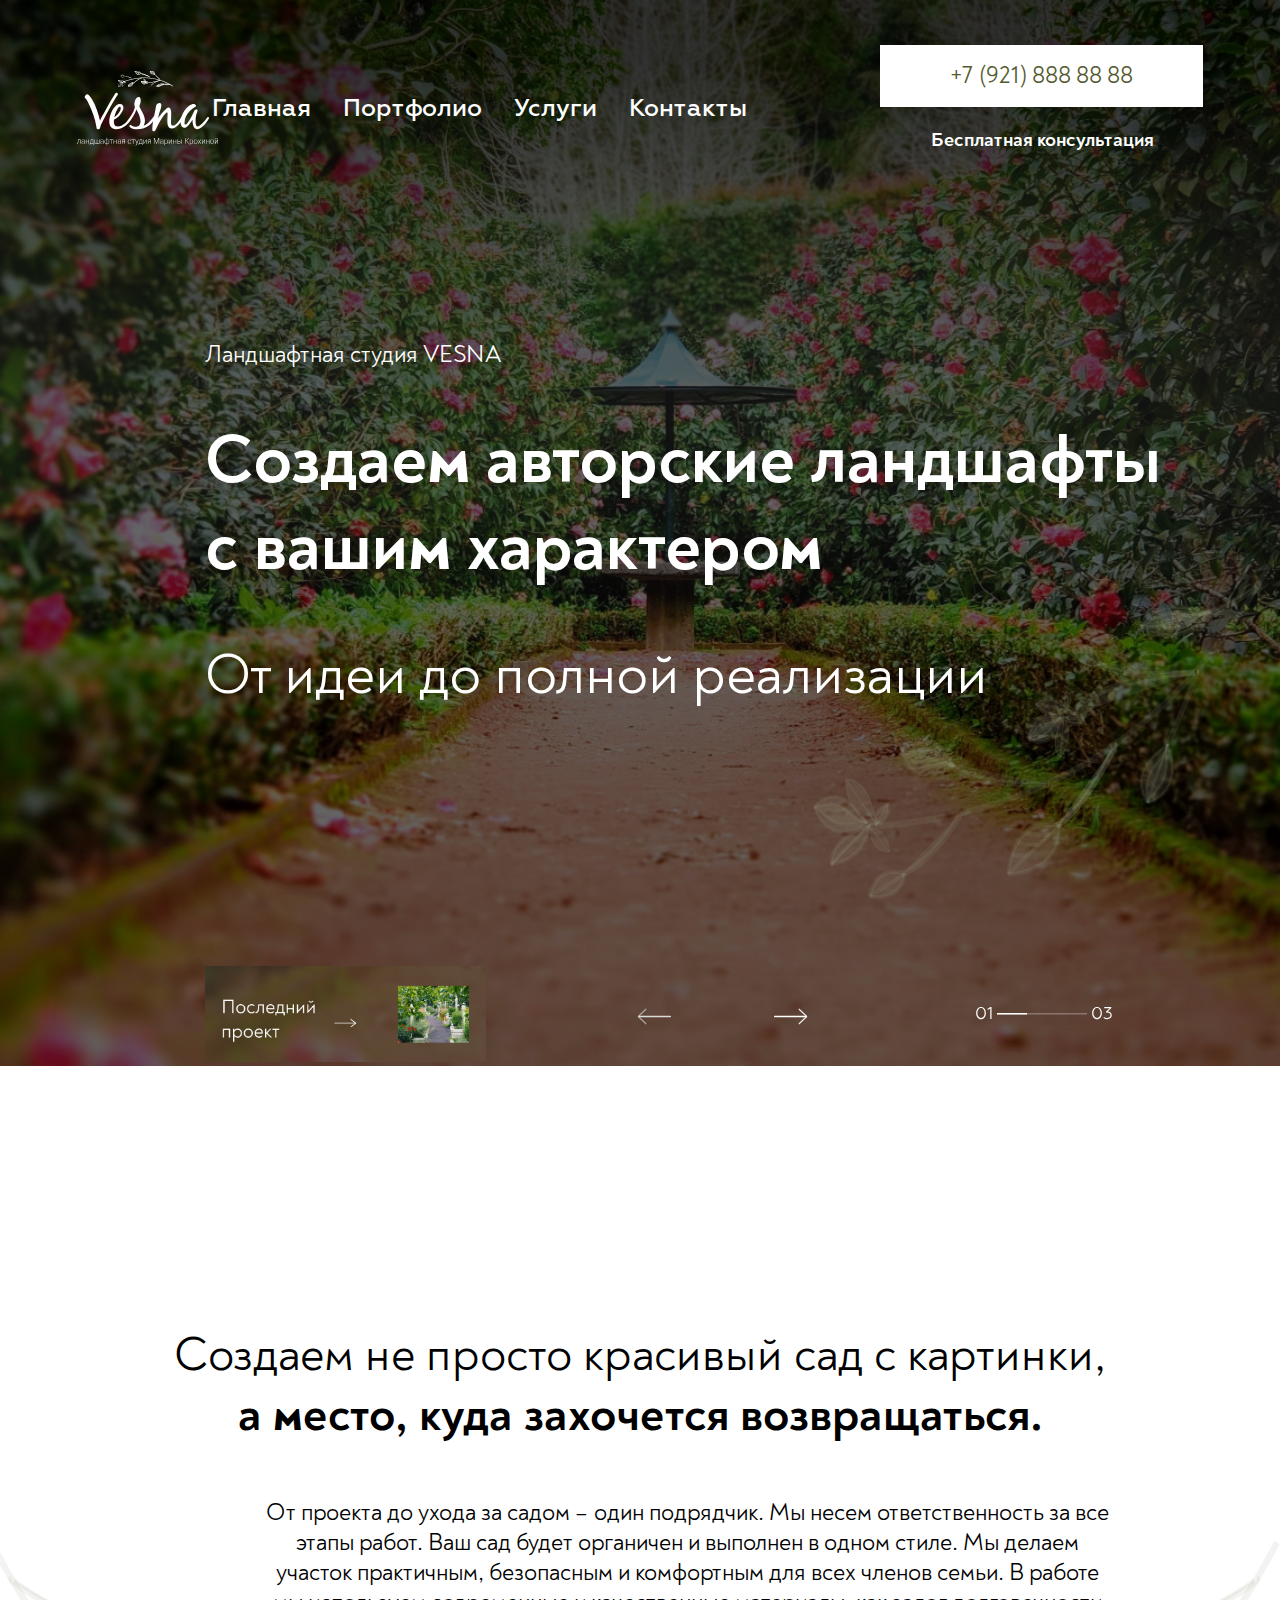
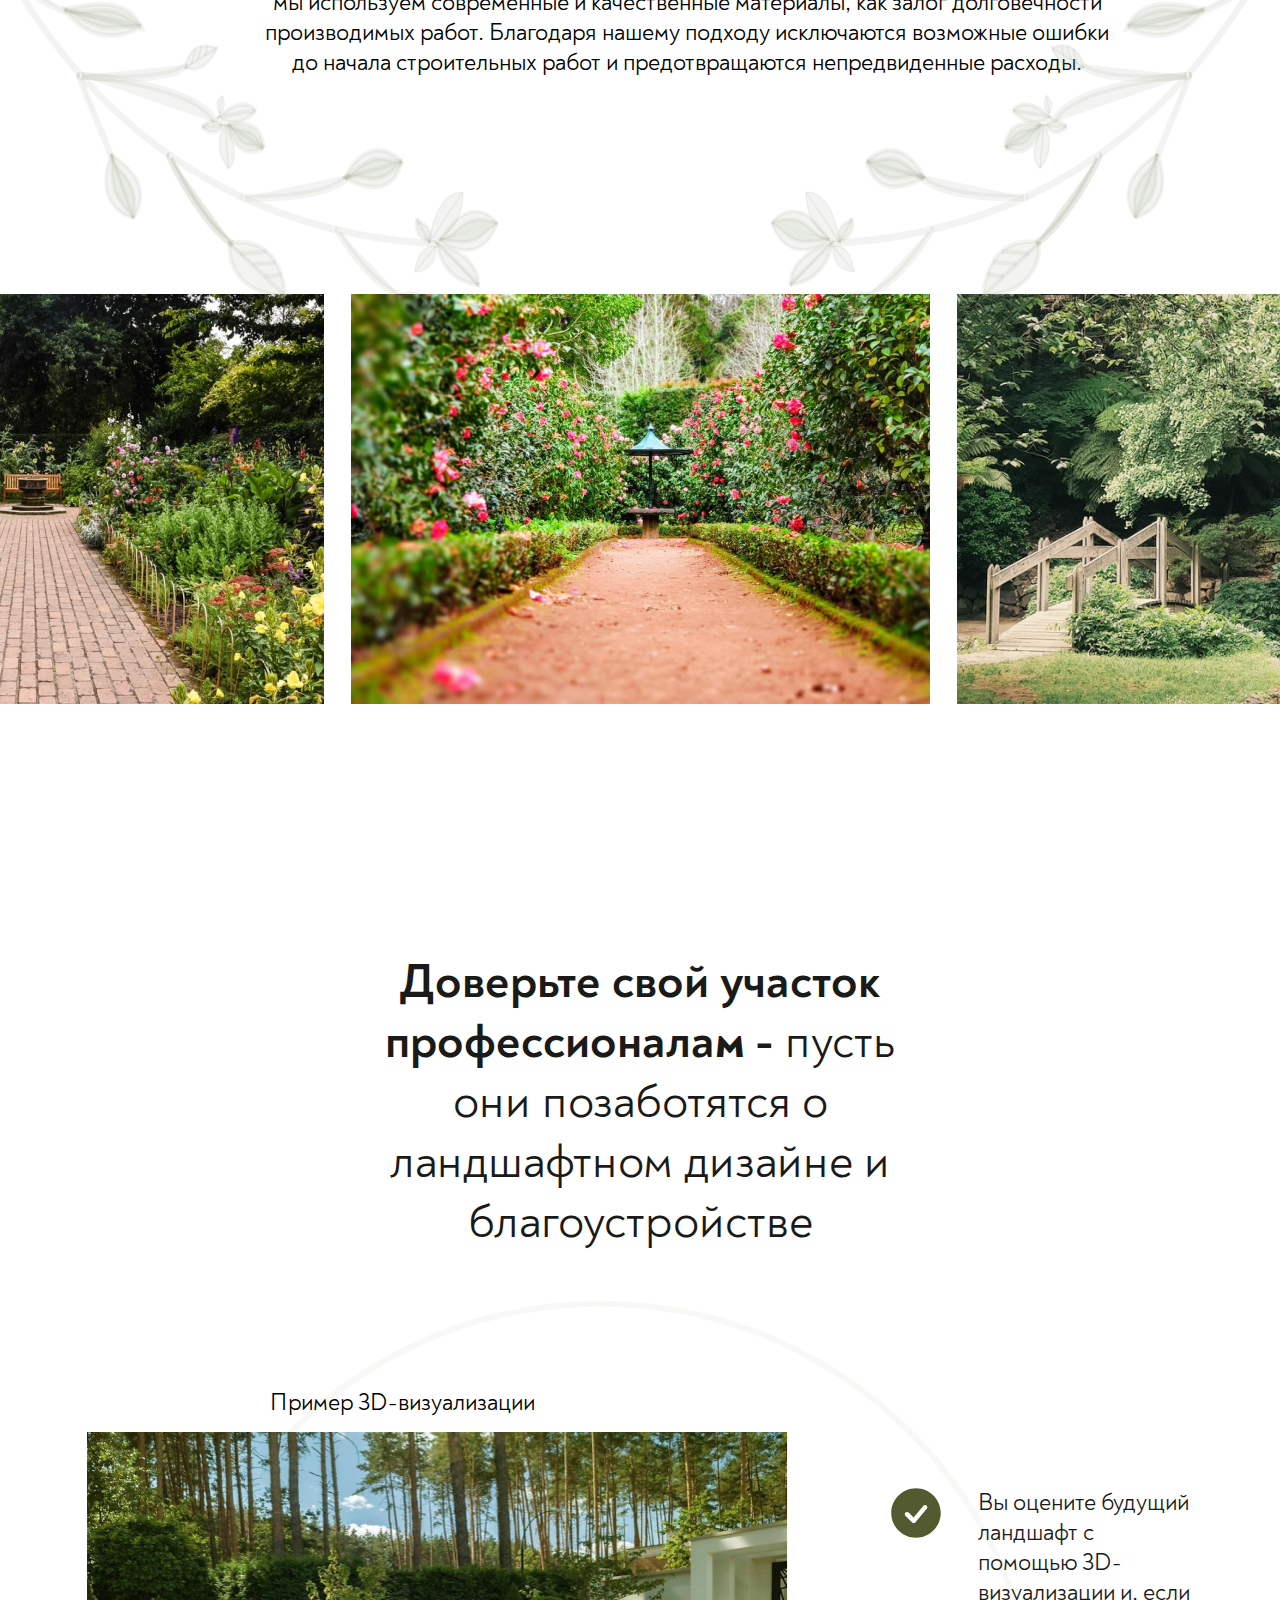
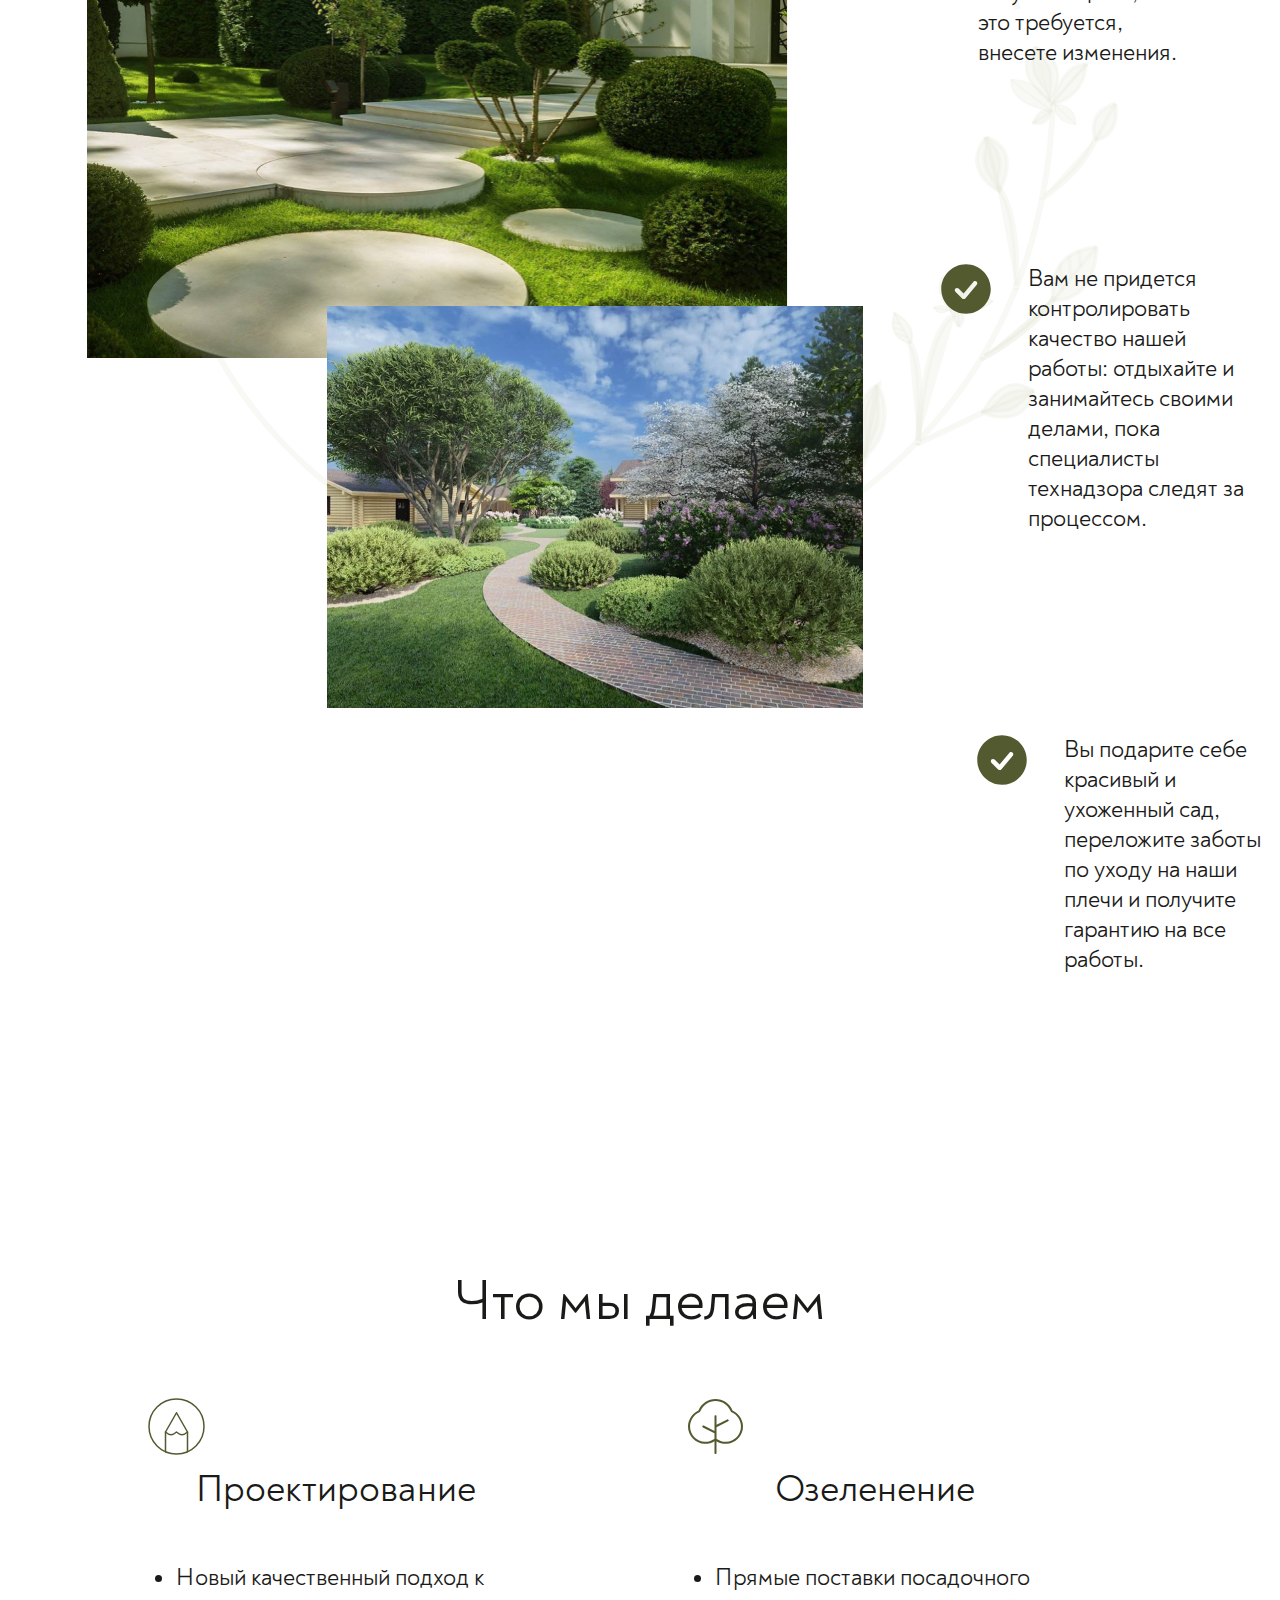
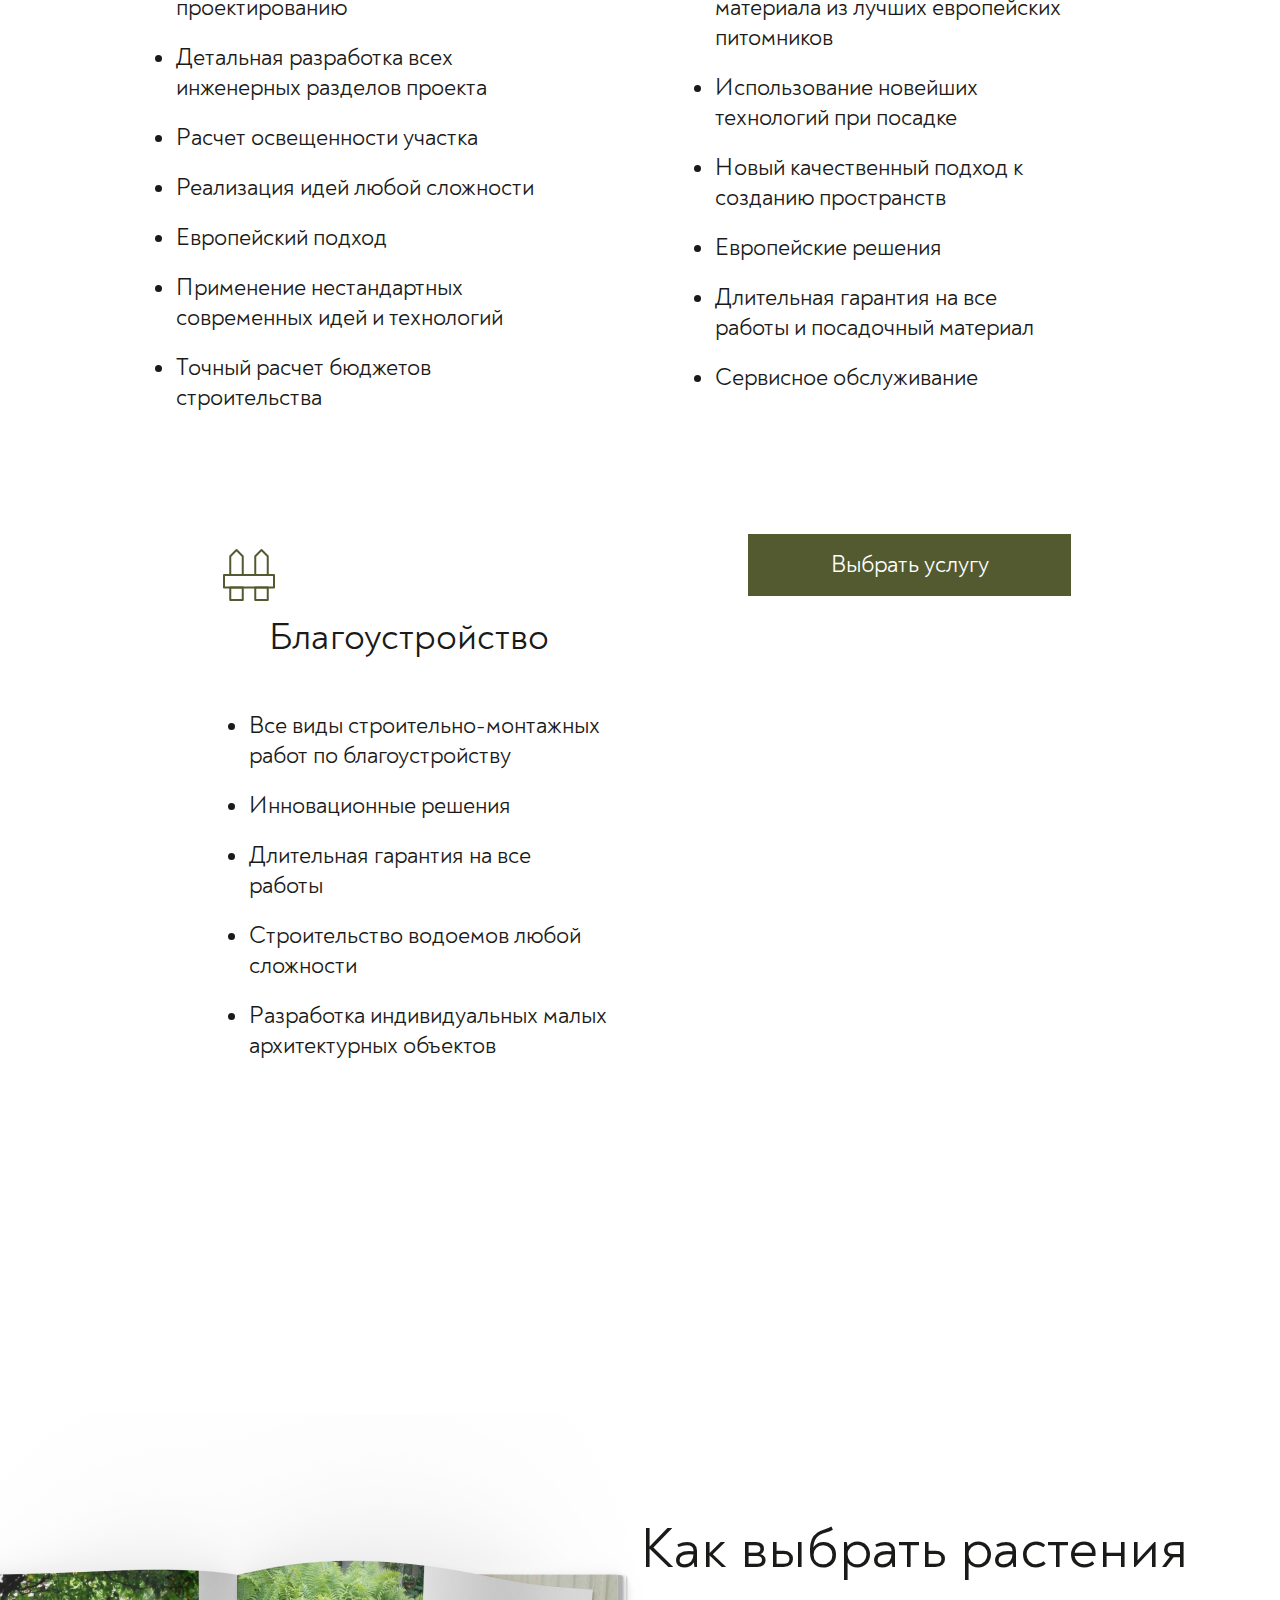
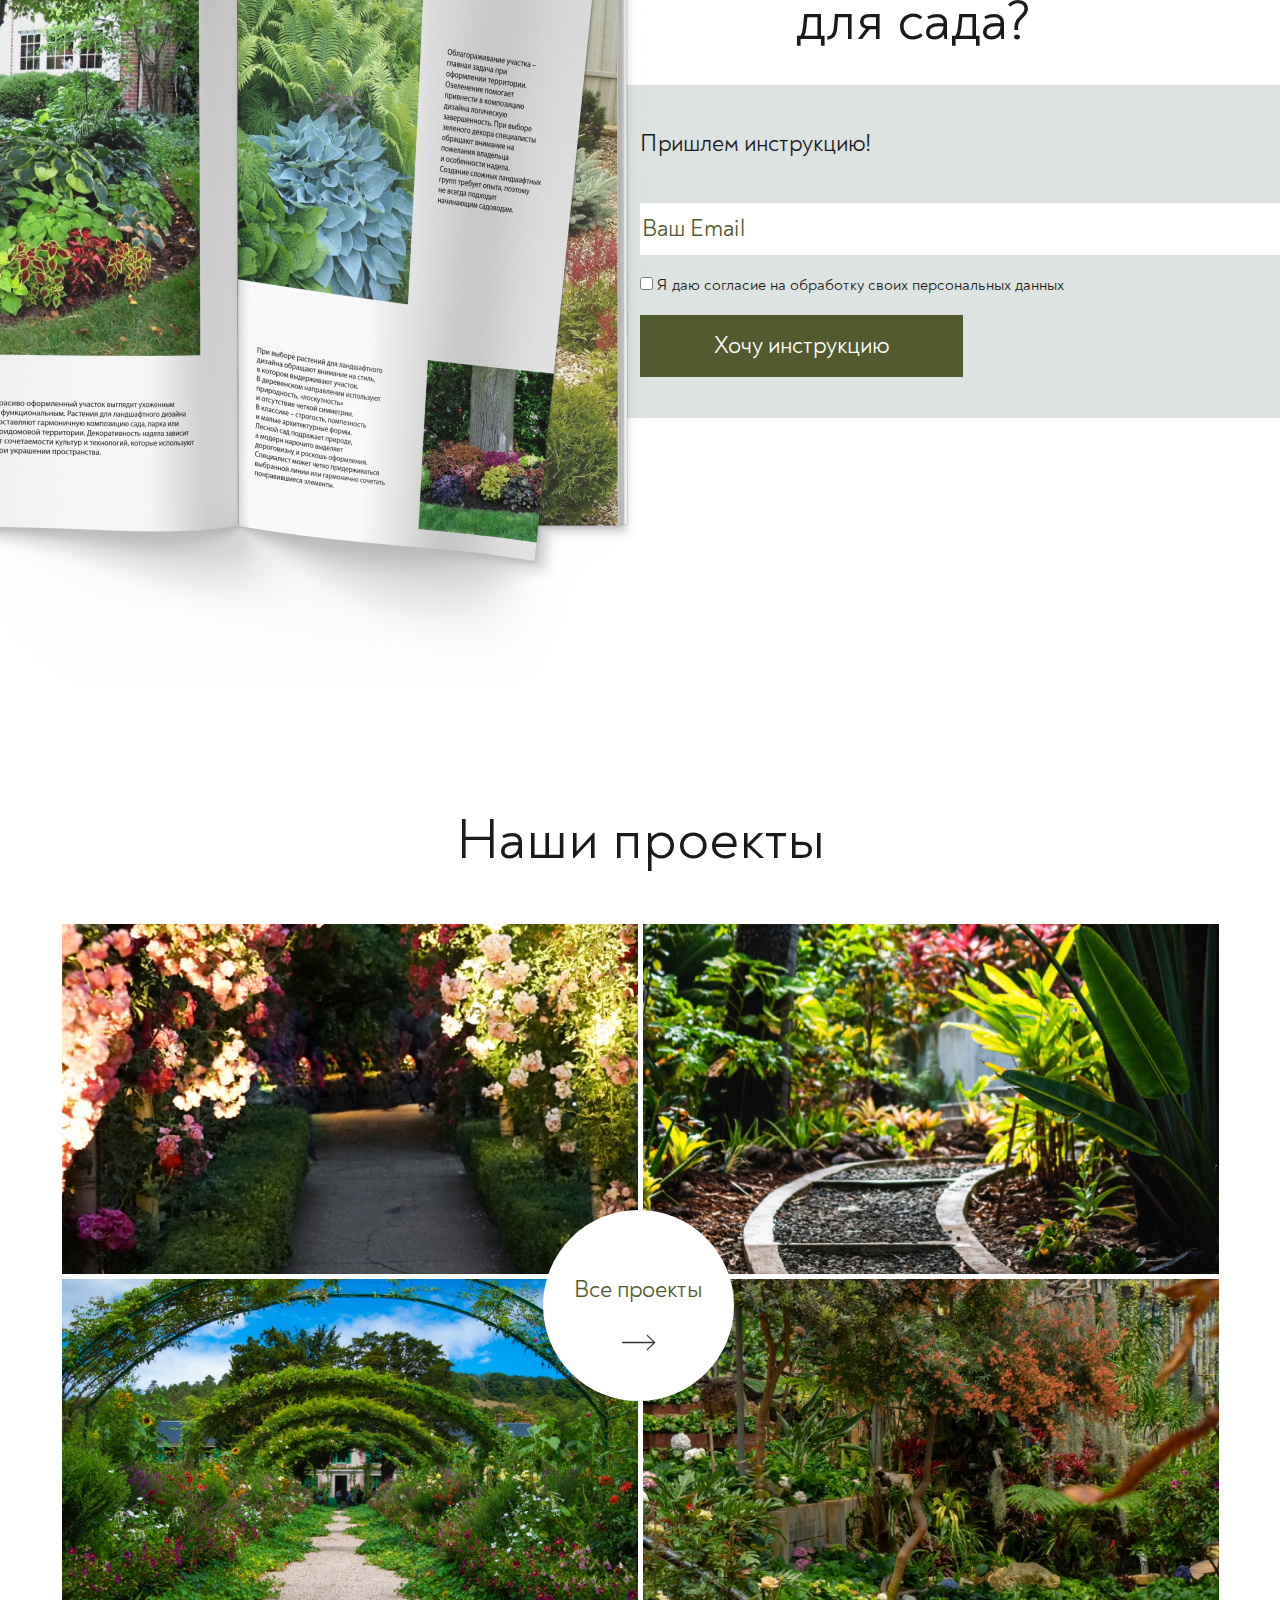
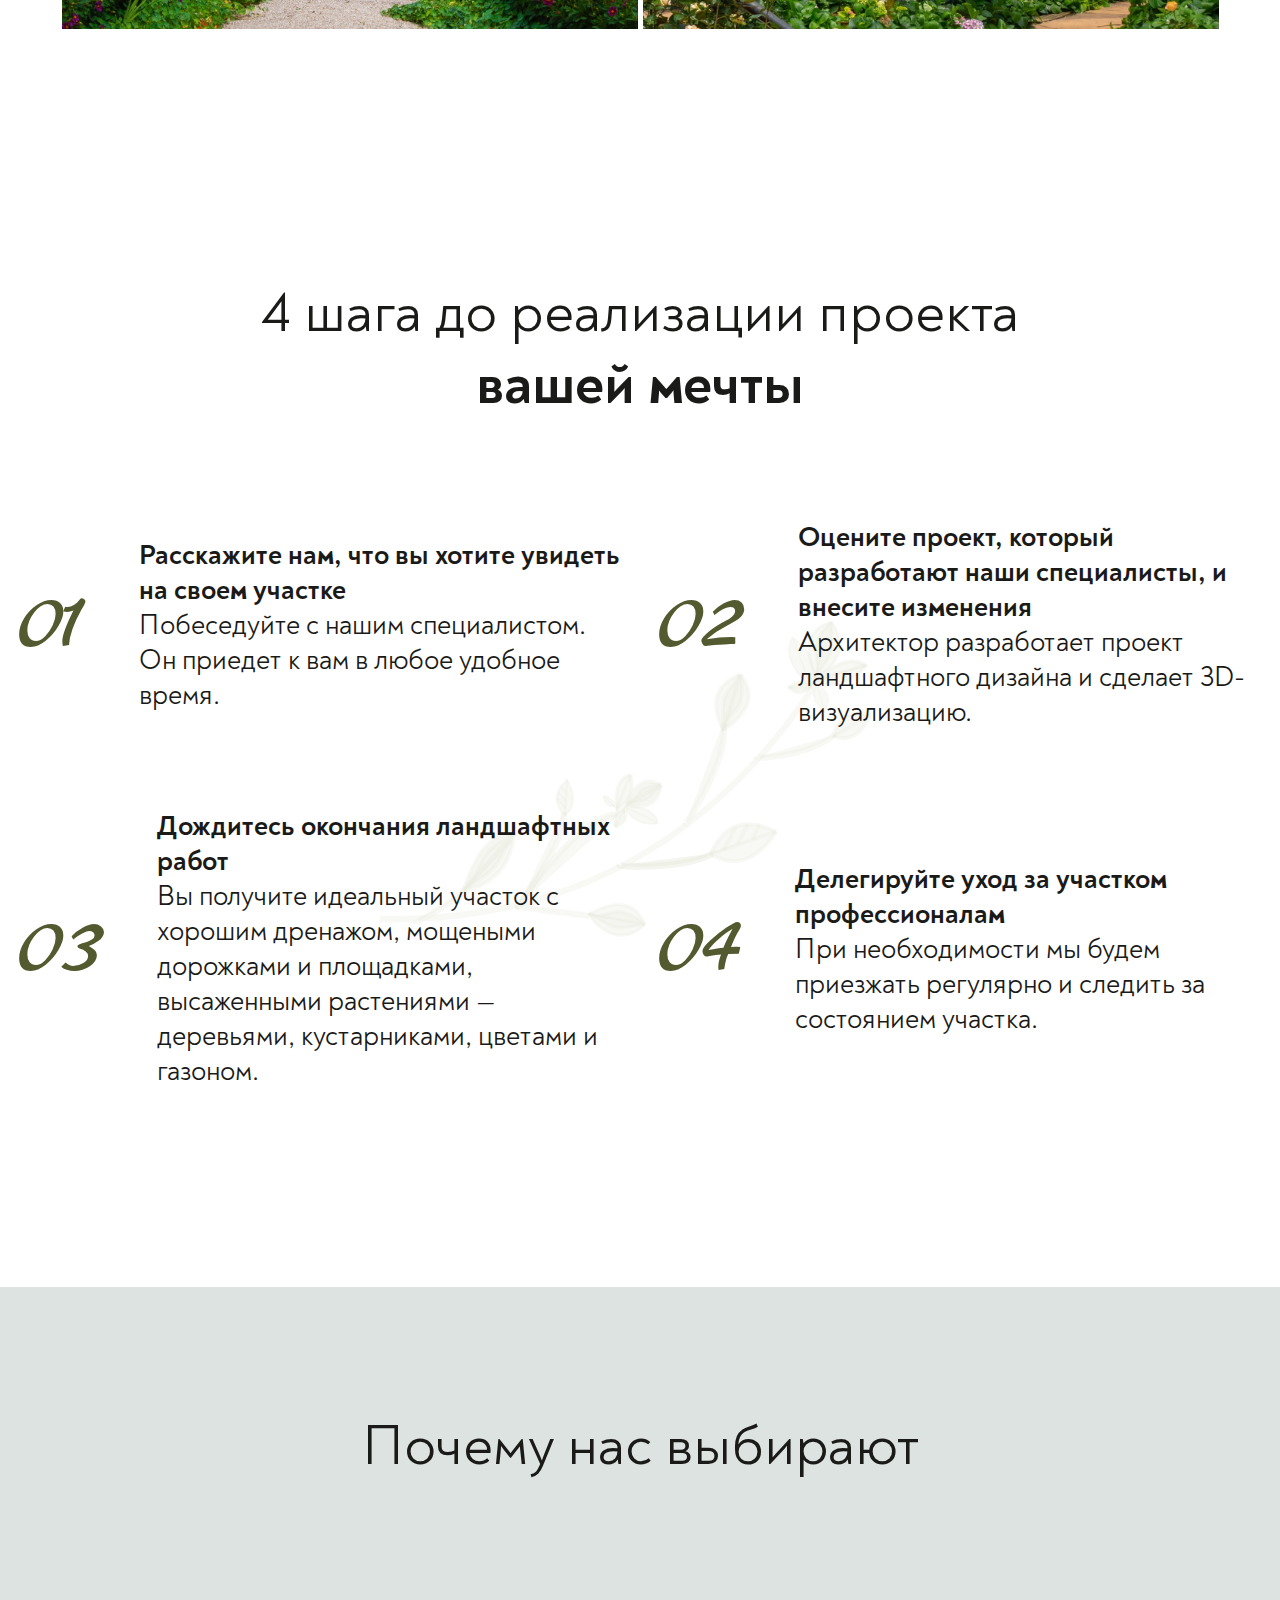
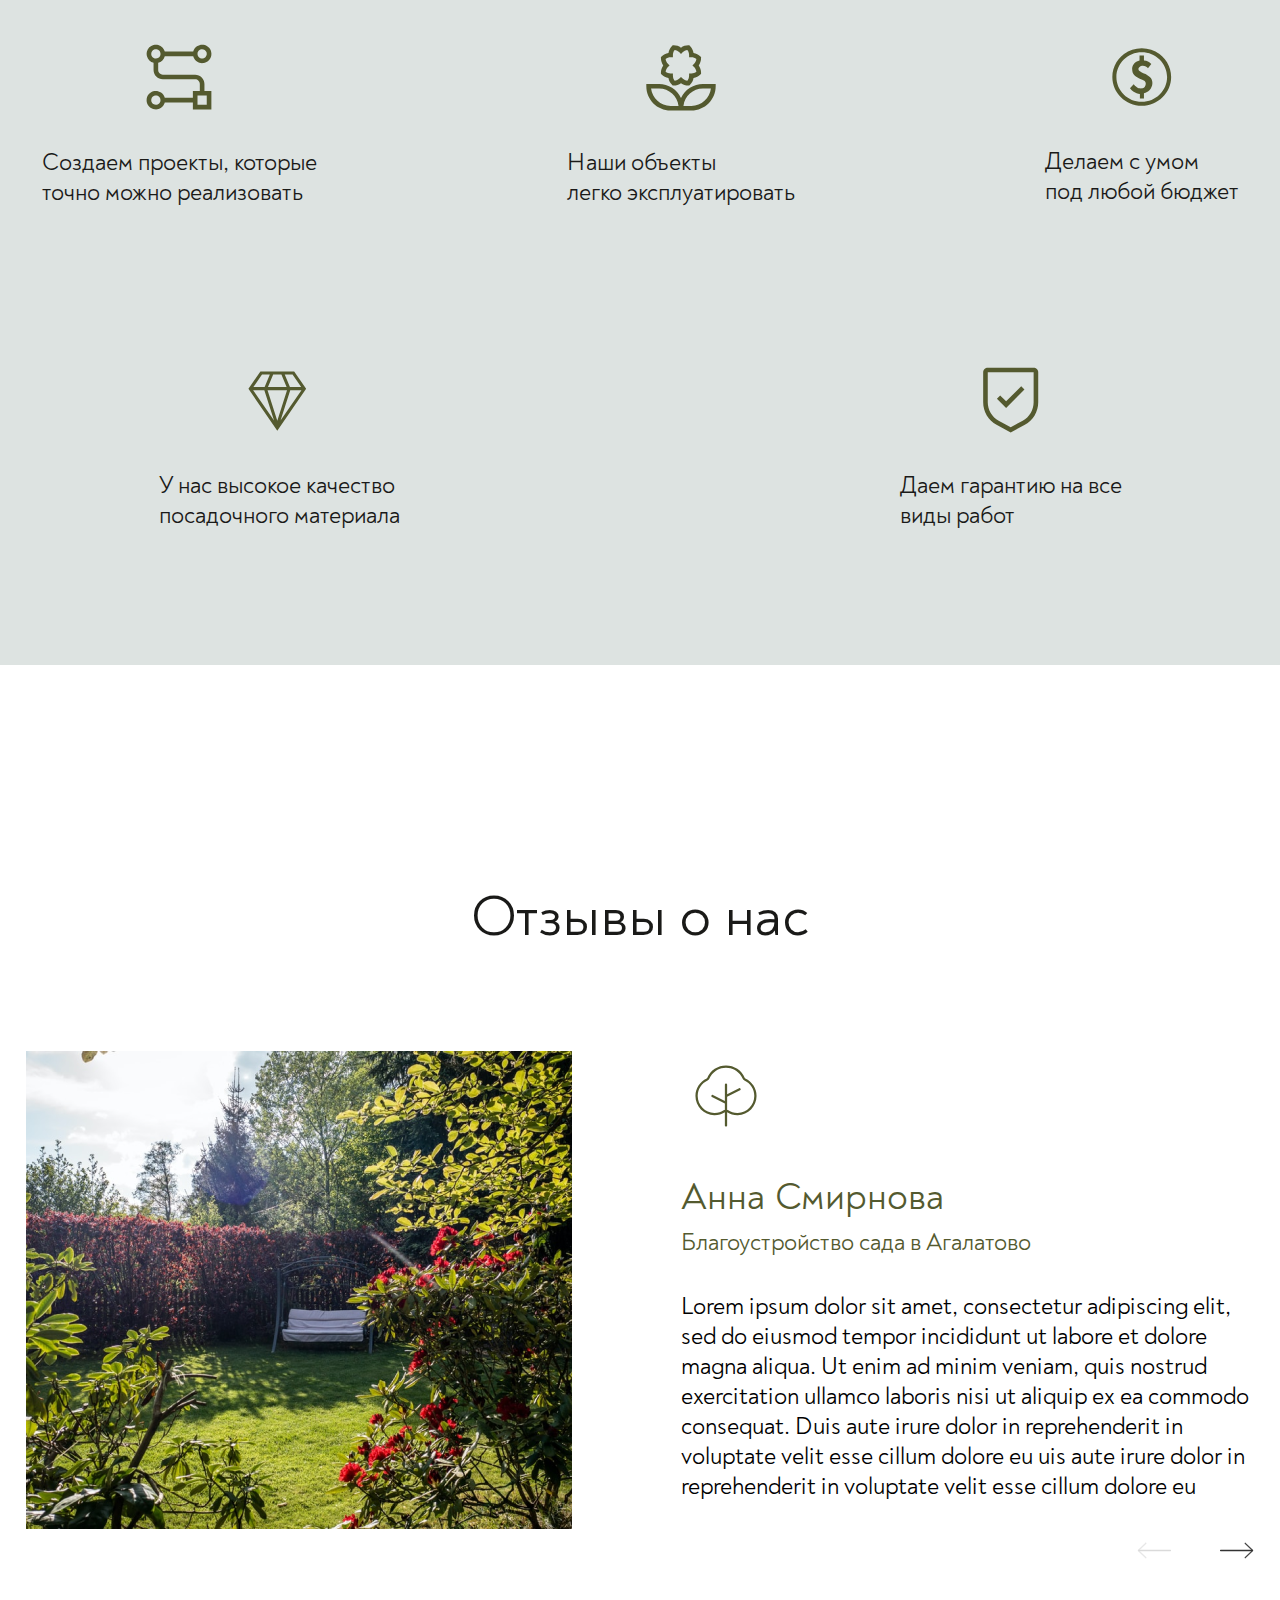
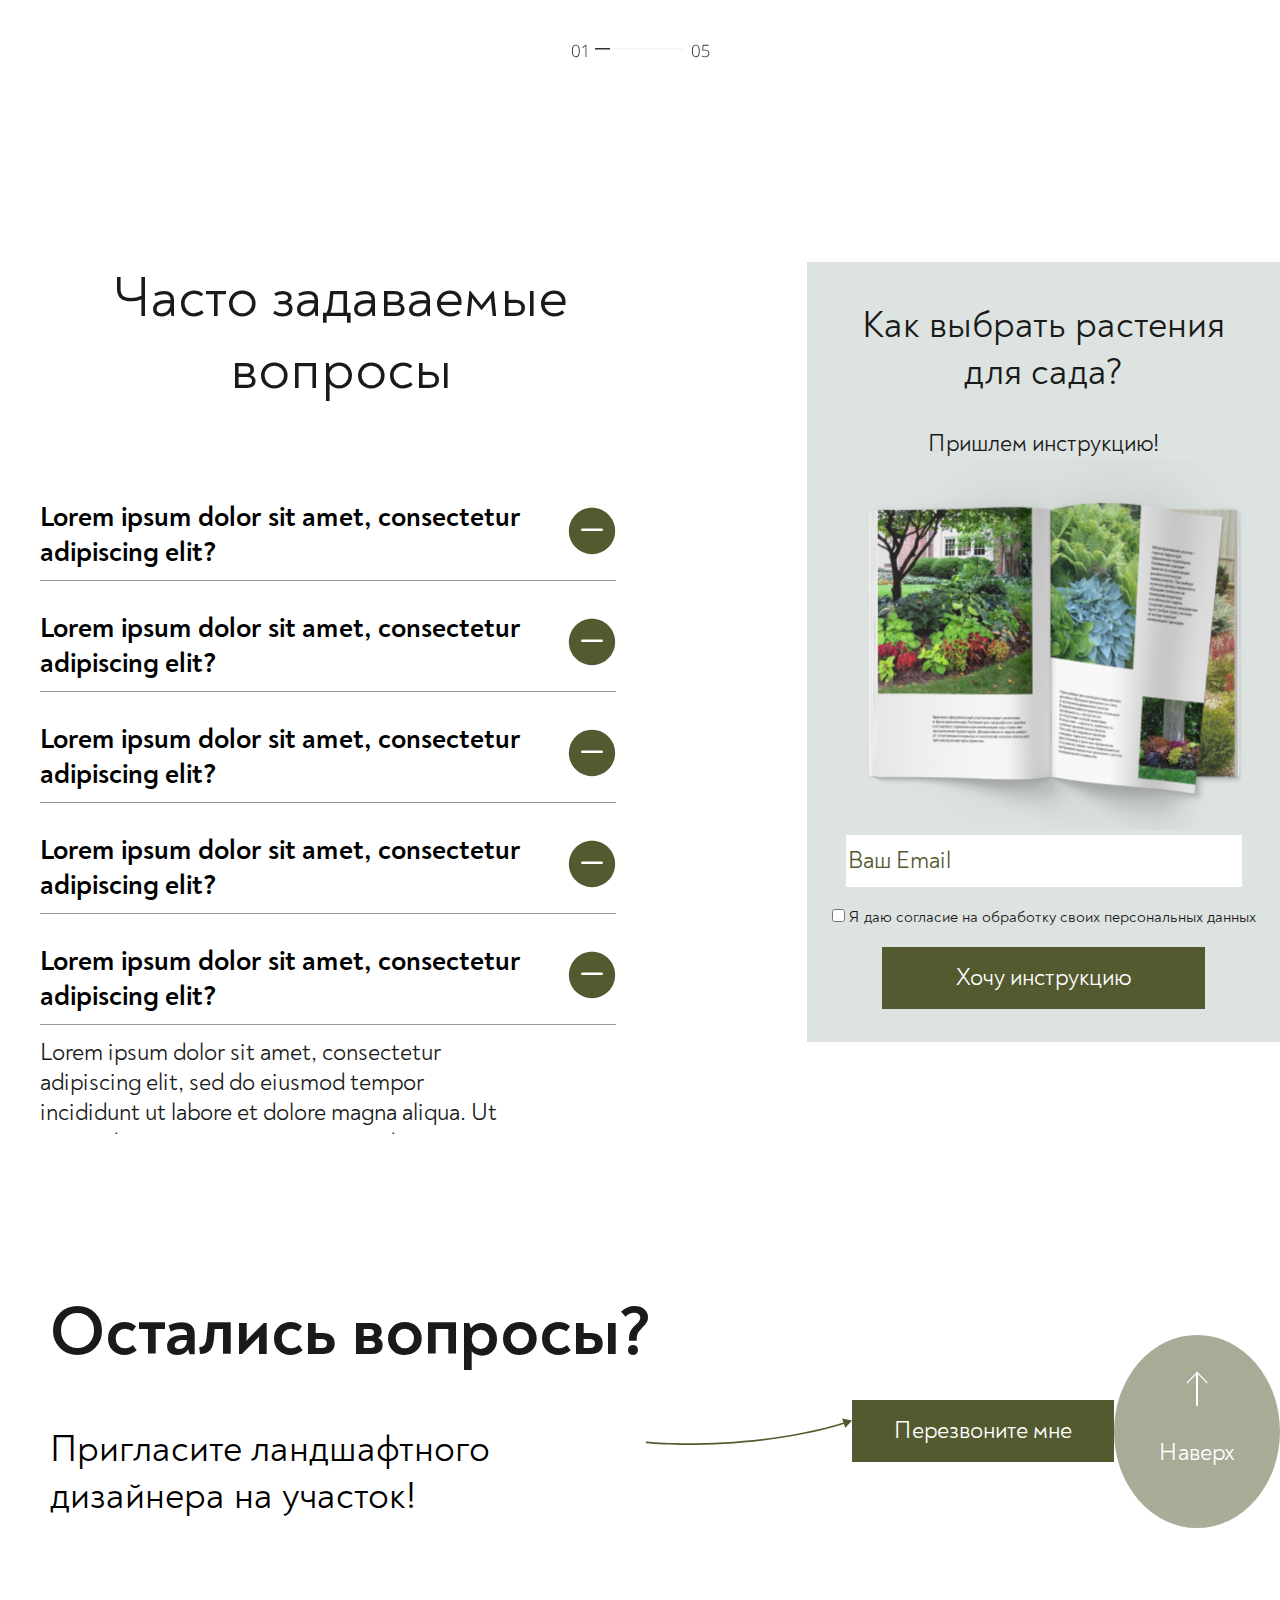
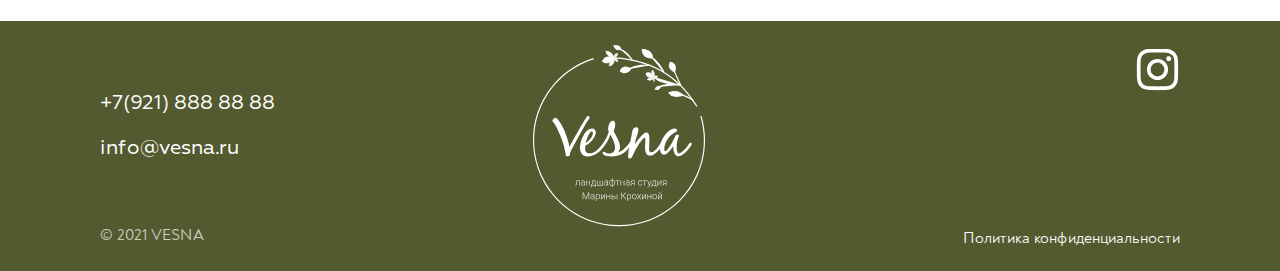
<file: index.html>
<!DOCTYPE html>
<html lang="ru">

<head>
  <meta charset="UTF-8" />
  <meta http-equiv="X-UA-Compatible" content="IE=edge" />
  <meta name="viewport" content="width=device-width, initial-scale=1.0" />
  <title>VESNA</title>
  <link rel="stylesheet" href="assets/styles/css/normalize.css" />
  <link rel="stylesheet" href="assets/styles/css/styles.css" />
  <link rel="preload" href="/assets/fonts/Noah-Bold.woff" as="font" type="font/woff" crossorigin />
  <link rel="preload" href="/assets/fonts/Geometria-Regular.woff" as="font" type="font/woff" crossorigin />
  <link rel="preload" href="/assets/fonts/Geometria-Medium.woff" as="font" type="font/woff" crossorigin />
  <link rel="preload" href="/assets/fonts/Noah-Regular.woff" as="font" type="font/woff" crossorigin />
  <link rel="preload" href="/assets/fonts/MarckScript-Regular.woff" as="font" type="font/woff" crossorigin />
  <link rel="preload" href="/assets/fonts/Geometria-Light.woff" as="font" type="font/woff" crossorigin />
  <link rel="preload" href="/assets/fonts/Noah-RegularItalic.woff" as="font" type="font/woff" crossorigin />
</head>
<!--СДЕЛАЙ GIT PULL!!!!!!-->

<body class="body">
  <!--Алиса\Таня-->
  <!--Переиспользуем vesna-logo, button button--color, branch-r, arrow-r, arrow-l, scroll-->
  <header class="header screen">
    <div class="header__container">
      <div class="header__top">
        <img class="vesna-logo" src="assets/images/vesna-logo.svg" alt="main logo" />
        <img src="assets/images/burger.svg" alt="" class="burger">
        <div class="header__top-right">
          <nav class="header__nav">
            <ul class="header__menu">
              <li class="header__item"> <a class="header__link" href="#">Главная</a></li>
              <li class="header__item"> <a class="header__link" href="#">Портфолио</a></li>
              <li class="header__item"> <a class="header__link" href="#">Услуги</a></li>
              <li class="header__item"> <a class="header__link" href="#">Контакты</a></li>
            </ul>
          </nav>
          <div class="header__button-holder">
            <button class="button button--light">+7 (921) 888 88 88</button>
            <div class="header__button-text-holder">
              <p class="header__button-text">Бесплатная консультация</p>
            </div>
          </div>
        </div>
      </div>
      <div class="header__middle">
        <p class="header__text">Ландшафтная студия VESNA</p>
        <h1 class="main-title">Создаем авторские ландшафты<br> с вашим характером</h1>
        <h2 class="title title--header">От идеи до полной реализации</h2>
        <img class="branch-r" src="assets/images/branch-r.svg" alt="tree branch " />
      </div>
      <div class="header__bottom">
        <div class="header__image-holder"><img src="assets/images/header__project-image.png" alt=""
            class="header__project-image"></div>
        <div class="header__bottom-right">
          <div class="header__arrows"><img src="assets/images/arrow-l.svg" alt="" class="arrow-l"><img
              src="assets/images/arrow-r-light.svg" alt="" class="arrow-r"></div>
          <div class="header__scroll"><img src="assets/images/header__scroll.svg" alt="" class="scroll"></div>
        </div>
      </div>
    </div>
  </header>

  <main class="main">
    <!--Вика-->
    <!--Переиспользуем description, baranch-r, branch-l-->
    <div class="place screen">
      <div class="place__container">
        <div class="place__description-holder">
          <h3 class="description">
            Создаем не просто красивый сад с картинки,<br>
            <strong>а место, куда захочется возвращаться.</strong>
          </h3>
          <h5 class="place__text">
            От проекта до ухода за садом – один подрядчик. Мы несем
            ответственность за все этапы работ. Ваш сад будет органичен и
            выполнен в одном стиле. Мы делаем участок практичным, безопасным и
            комфортным для всех членов семьи. В работе мы используем
            современные и качественные материалы, как залог долговечности
            производимых работ. Благодаря нашему подходу исключаются возможные
            ошибки до начала строительных работ и предотвращаются
            непредвиденные расходы.
          </h5>
        </div>
      </div>
      <div class="place__left">
        <img class="branch-l" src="assets/images/branch-l.svg" alt="branch-l" />
      </div>

      <div class="place__right">
        <img class="branch-r" src="assets/images/branch-r.svg" alt="branch-r" />
      </div>
      <div class="place__garden">
        <img class="place__img" src="assets/images/garden__img--1.jpg" alt="garden image 1" />
        <img class="place__img" src="assets/images/garden__img--2.jpg" alt="garden image 2" />
        <img class="place__img" src="assets/images/garden__img--3.jpg" alt="garden image 3" />
      </div>
    </div>

    </section>
    <!--Арина-->
    <!--Переиспользуем description, branch-up-->
    <section class="location screen">
      <h3 class="description">
        <b>Доверьте свой участок профессионалам -</b> пусть они позаботятся о
        ландшафтном дизайне и благоустройстве
      </h3>
      <div class="location__background">
        <div class="location__background-set">
          <img class="semicircle" src="assets/images/semicircle.svg" alt="полукруг" />
          <img class="branch-up" src="assets/images/branch-up.svg" alt="веточка" />
        </div>
      </div>
      <div class="location__content">
        <div class="location__examples">
          <h5 class="location__examples-note">Пример 3D-визуализации</h5>
          <img class="location__examples-image1" src="assets/images/location_screen1.png" alt="Сад" />
          <img class="location__examples-image2" src="assets/images/location_screen2.png" alt="Сад" />
        </div>
        <div class="location__block">
          <div class="location__block-1">
            <img class="tick-circle" src="assets/images/tick-circle.svg" alt="Галочка" />
            <h5 class="location__block-note">
              Вы оцените будущий ландшафт с помощью 3D-визуализации и, если это
              требуется, внесете изменения.
            </h5>
          </div>
          <div class="location__block-2">
            <img class="tick-circle" src="assets/images/tick-circle.svg" alt="Галочка" />
            <h5 class="location__block-note">
              Вам не придется контролировать качество нашей работы: отдыхайте и
              занимайтесь своими делами, пока специалисты технадзора следят за
              процессом.
            </h5>
          </div>
          <div class="location__block-3">
            <img class="tick-circle" src="assets/images/tick-circle.svg" alt="Галочка" />
            <h5 class="location__block-note">
              Вы подарите себе красивый и ухоженный сад, переложите заботы по
              уходу на наши плечи и получите гарантию на все работы.
            </h5>
          </div>
        </div>
      </div>
    </section>

    <!--Вика-->
    <!--Переиспользуем title, pencil-logo, tree-logo,fence-logo, button-->
    <section class="services screen">
      <h2 class="title">Что мы делаем</h2>
      <div class="services__container">
        <div class="services__content">
          <h4 class="services__subtitle">Проектирование</h4>
          <img class="pencil-logo" src="assets/images/pencil-logo.svg" alt="pencil logo" />
          <ul class="services__list">
            <li class="services__text">
              Новый качественный подход к проектированию
            </li>
            <li class="services__text">
              Детальная разработка всех инженерных разделов проекта
            </li>
            <li class="services__text">Расчет освещенности участка</li>
            <li class="services__text">Реализация идей любой сложности</li>
            <li class="services__text">Европейский подход</li>
            <li class="services__text">
              Применение нестандартных современных идей и технологий
            </li>
            <li class="services__text">
              Точный расчет бюджетов строительства
            </li>
          </ul>
        </div>
        <div class="services__content">
          <h4 class="services__subtitle">Озеленение</h4>
          <img class="tree-logo" src="assets/images/tree-logo.svg" alt="tree logo" />
          <ul class="services__list">
            <li class="services__text">
              Прямые поставки посадочного материала из лучших европейских
              питомников
            </li>
            <li class="services__text">
              Использование новейших технологий при посадке
            </li>
            <li class="services__text">
              Новый качественный подход к созданию пространств
            </li>
            <li class="services__text">Европейские решения</li>
            <li class="services__text">
              Длительная гарантия на все работы и посадочный материал
            </li>
            <li class="services__text">Сервисное обслуживание</li>
          </ul>
        </div>
        <div class="services__content">
          <h4 class="services__subtitle">Благоустройство</h4>
          <img class="fence-logo" src="assets/images/fence-logo.svg" alt="fence logo" />
          <ul class="services__list">
            <li class="services__text">
              Все виды строительно-монтажных работ по благоустройству
            </li>
            <li class="services__text">Инновационные решения</li>
            <li class="services__text">Длительная гарантия на все работы</li>
            <li class="services__text">
              Строительство водоемов любой сложности
            </li>
            <li class="services__text">
              Разработка индивидуальных малых архитектурных объектов
            </li>
          </ul>
        </div>
        <button class="button">Выбрать услугу</button>
      </div>
    </section>
    <!--Таня-->
    <!--Переиспользуем title, button-->
    <section class="instruction screen">
      <div class="instruction__background"></div>
      <!--<div class="instruction__logoholder">
              <img src="" alt="" class="0" />
              <img src="" alt="" class="0" />
          </div>-->
      <div class="instruction__imageholder">
        <img src="assets/images/instruction__image.png" alt="" class="instruction__image" />
      </div>
      <div class="get-instruction">
        <div class="get-instruction__titleholder">
          <h2 class="title">
            Как выбрать растения<br />
            для сада?
          </h2>
        </div>
        <div class="get-instruction__interactions">
          <div class="get-instruction__textholder">
            <p class="get-instruction__text">Пришлем инструкцию!</p>
          </div>
          <form action="" class="get-instruction__inputholder">
            <input class="get-instruction__input" type="text" id="email" name="email" value="Ваш Email">
          </form>
          <form action="" class="get-instruction_checkboxholder">
            <input type="checkbox" id="consent" name="consent" value="consent">
            <label for="consent" class="get-instruction__label">Я даю согласие на обработку своих
              персональных
              данных</label>
          </form>
          <button class="button">Хочу инструкцию</button>
        </div>
      </div>
      <div class="get-instruction-mobile">
        <div class="get-instruction__titleholder">
          <h2 class="title">
            Как выбрать растения<br />
            для сада?
          </h2>
        </div>
        <div class="get-instruction__backgroundholder">
          <div class="get-instruction__textholder">
            <p class="get-instruction__text">Пришлем инструкцию!</p>
          </div>
          <div class="get-instruction__imageholder">
            <img src="assets/images/get-instructions__image--small1.png" alt="" class="get-instruction__image" />
          </div>
          <div class="get-instruction__interactions">
            <form action="" class="get-instruction__inputholder">
              <input class="get-instruction__input" type="text" id="email" name="email" value="Ваш Email">
            </form>
            <form action="" class="get-instruction_checkboxholder">
              <input type="checkbox" id="consent" name="consent" value="consent">
              <label for="consent" class="get-instruction__label">Я даю согласие на обработку своих
                персональных
                данных</label>
            </form>
            <button class="button">Хочу инструкцию</button>
          </div>
        </div>
      </div>
      </div>
    </section>
    <!--Аня-->
    <!--Переиспользуем title, button button--shape button--color, arrow-r-->
    <!--Аня-->
    <!--Переиспользуем title, button button--shape button--color, arrow-r-->
    <section class="designes screen">
      <div class="designes__container">
        <div class="designes__title-holder">
          <h2 class="title">Наши проекты</h2>
        </div>
        <div class="designes__image">

          <!--<img src="assets/images/designes__img1.jpg" alt="" class="designes__img">-->

          <div class="designes__image-container1">
            <button class="button button--shape button-mobile">
              <img class="arrow-light-mobile" src="assets/images/arrow-r-light.svg" alt="arrow-light-mobile"></button>
          </div>

          <!--<img src="assets/images/designes__img2.jpg" alt="" class="designes__img">-->

          <div class="designes__image-container2">
            <button class=" button button--shape button-mobile">
              <img class="arrow-light-mobile" src="assets/images/arrow-r-light.svg" alt="arrow-light-mobile"></button>
          </div>

          <!--<img src="assets/images/designes__img3.jpg" alt="" class="designes__img">-->

          <div class="designes__image-container3">
            <button class="button button--shape button-mobile"><img class="arrow-light-mobile"
                src="assets/images/arrow-r-light.svg" alt="arrow-light-mobile"></button>
          </div>

          <!--<img src="assets/images/designes__img4.jpg" alt="" class="designes__img">-->

          <div class="designes__image-container4">
            <button class="button button--shape button-mobile"><img class="arrow-light-mobile"
                src="assets/images/arrow-r-light.svg" alt="arrow-light-mobile"></button>
          </div>


          <button class="button button--shape button--light">
            <div class="designes__button-text">
              <p class="button__text">Все проекты</p>
            </div>
            <img src="assets/images/arrow-r.svg" alt="arrow-r" class="arrow-r">
          </button>
        </div>

      </div>
    </section>
    <!--Аня-->
    <!--Переиспользуем title, round-logo-->
    <section class="dream screen">
      <div class="dream__title-holder">
        <h2 class="title">
          4 шага до реализации проекта <strong><br>вашей мечты</strong>
        </h2>
      </div>
      <div class="dream__container">
        <div class="dream__item">
          <p class="dream__number">01</p>
          <p class="dream__text">
            <strong>Расскажите нам, что вы хотите увидеть на своем участке</strong>
            <br />Побеседуйте с нашим специалистом. Он приедет к вам в любое
            удобное время.
          </p>
        </div>
        <div class="dream__item">
          <p class="dream__number">02</p>
          <p class="dream__text">
            <strong>Оцените проект, который разработают наши специалисты, и внесите
              изменения</strong><br />Архитектор разработает проект ландшафтного дизайна и
            сделает 3D-визуализацию.
          </p>
        </div>
        <div class="dream__item">
          <p class="dream__number">03</p>
          <p class="dream__text">
            <strong>Дождитесь окончания ландшафтных работ</strong><br />Вы
            получите идеальный участок с хорошим дренажом, мощеными дорожками
            и площадками, высаженными растениями — деревьями, кустарниками,
            цветами и газоном.
          </p>
        </div>
        <div class="dream__item">
          <p class="dream__number">04</p>
          <p class="dream__text">
            <strong>Делегируйте уход за участком профессионалам</strong><br />При необходимости мы будем
            приезжать
            регулярно и следить за
            состоянием участка.
          </p>
        </div>
        <img class="dream__image round-logo" src="assets/images/round-logo.svg" alt="round-logo">
      </div>
    </section>
    <!--Аня-->
    <!--Переиспользуем title, way-logo, flower-logo, money-logo, stone-logo, shield-logo-->
    <section class="privilege screen">
      <div class="privilege__container">
        <div class="privilege__titleholder">
          <h2 class="title">Почему нас выбирают</h2>
        </div>

        <div class="privilege__up">
          <div class="privilege__part">
            <img class="privilege__image way-logo" src="assets/images/way-logo.svg" alt="way-logo" />
            <p class="privilege__text">
              Создаем проекты, которые<br> точно можно реализовать
            </p>
          </div>
          <div class="privilege__part">
            <img class="privilege__image flower-logo" src="assets/images/flower-logo.svg" alt="flower-logo" />
            <p class="privilege__text">Наши объекты<br> легко эксплуатировать</p>
          </div>
          <div class="privilege__part">
            <img class="privilege__image money-logo" src="assets/images/money-logo.svg" alt="money-logo" />
            <p class="privilege__text">Делаем с умом<br> под любой бюджет</p>
          </div>
        </div>
        <div class="privilege__down">
          <div class="privilege__part">
            <img class="privilege__image stone-logo" src="assets/images/stone-logo.svg" alt="stone-logo" />
            <p class="privilege__text">
              У нас высокое качество<br> посадочного материала
            </p>
          </div>
          <div class="privilege__part">
            <img class="privilege__image shield-logo" src="assets/images/shield-logo.svg" alt="shield-logo" />
            <p class="privilege__text">Даем гарантию на все<br> виды работ</p>
          </div>
        </div>
      </div>
      </div>
    </section>
    <!--Арина-->
    <!--Переиспользуем title, tree-logo, arrow-l, arrow-r, scroll-->
    <section class="feedback screen">
      <div class="feedback__container">
        <div class="feedback__container-title">
          <h2 class="title">Отзывы о нас</h2>
        </div>
        <div class="feedback__content">
          <img class="feedback__content-image" src="assets/images/garden_feedback.png" alt="Сад" />
          <div class="feedback__content-review">
            <img class="tree-logo" src="assets/images/tree-logo.svg" alt="дерево" />

            <h4 class="feedback__content-text-name">Анна Смирнова</h4>
            <h5 class="feedback__content-text-1">Благоустройство сада в Агалатово</h5>
            <h5 class="feedback__content-text">
              Lorem ipsum dolor sit amet, consectetur adipiscing elit, sed do
              eiusmod tempor incididunt ut labore et dolore magna aliqua. Ut
              enim ad minim veniam, quis nostrud exercitation ullamco laboris
              nisi ut aliquip ex ea commodo consequat. Duis aute irure dolor in
              reprehenderit in voluptate velit esse cillum dolore eu uis aute
              irure dolor in reprehenderit in voluptate velit esse cillum dolore
              eu
            </h5>
            <div class="feedback__content-review-arrows">
              <img class="arrow-l" src="assets/images/arrow-l.svg" alt="стрелка влево" />
              <img class="arrow-r" src="assets/images/arrow-r.svg" alt="стрелка вправо" />
            </div>
          </div>
        </div>
        <div class="feedback__container-scroll">
          <img class="scroll" src="assets/images/scroll.svg" alt="прокрутка фото" />
        </div>
      </div>
    </section>
    <!--Таня-->
    <!--Переиспользуем title, instruction instruction--size, button-->
    <section class="questions screen">
      <div class="questions__container">
        <div class="questions__content-holder">
          <div class="questions__title-holder">
            <h2 class="title">Часто задаваемые вопросы</h2>
          </div>
          <div class="questions__question-holder">
            <ul class="questions__list">
              <li class="questions__question">
                <label for="first" class="questions__label">Lorem ipsum dolor sit amet, consectetur
                  adipiscing
                  elit? <span class="questions-icon"><svg xmlns="http://www.w3.org/2000/svg" viewBox="0 0 48 48"
                      height="48" width="48">
                      <g class="nc-int-icon js-nc-int-icon nc-int-icon-rotate">
                        <g class="nc-int-icon-a">
                          <path
                            d="M24 0.855469C36.7807 0.855469 47.1429 11.2177 47.1429 23.9983C47.1429 36.779 36.7807 47.1412 24 47.1412C11.2194 47.1412 0.857178 36.779 0.857178 23.9983C0.857178 11.2177 11.2194 0.855469 24 0.855469Z"
                            fill="#545A2F"></path>
                          <line x1="14.25" y1="22.75" x2="33.75" y2="22.75" stroke="white" stroke-width="2.5"
                            stroke-linecap="round"></line>
                        </g>
                        <g class="nc-int-icon-b">
                          <path
                            d="M11.2 21.9992C11.2 21.6412 11.3422 21.2978 11.5954 21.0446C11.8485 20.7915 12.1919 20.6492 12.55 20.6492H20.65V12.5492C20.65 12.1912 20.7922 11.8478 21.0454 11.5946C21.2985 11.3415 21.6419 11.1992 22 11.1992C22.358 11.1992 22.7014 11.3415 22.9545 11.5946C23.2077 11.8478 23.35 12.1912 23.35 12.5492V20.6492H31.4499C31.808 20.6492 32.1514 20.7915 32.4045 21.0446C32.6577 21.2978 32.7999 21.6412 32.7999 21.9992C32.7999 22.3573 32.6577 22.7006 32.4045 22.9538C32.1514 23.207 31.808 23.3492 31.4499 23.3492H23.35V31.4492C23.35 31.8073 23.2077 32.1506 22.9545 32.4038C22.7014 32.657 22.358 32.7992 22 32.7992C21.6419 32.7992 21.2985 32.657 21.0454 32.4038C20.7922 32.1506 20.65 31.8073 20.65 31.4492V23.3492H12.55C12.1919 23.3492 11.8485 23.207 11.5954 22.9538C11.3422 22.7006 11.2 22.3573 11.2 21.9992Z"
                            fill="#545A2F"></path>
                          <path
                            d="M21.9999 43.5984C27.7286 43.5984 33.2226 41.3227 37.2734 37.2719C41.3242 33.2212 43.5999 27.7271 43.5999 21.9984C43.5999 16.2698 41.3242 10.7757 37.2734 6.72493C33.2226 2.67415 27.7286 0.398438 21.9999 0.398438C16.2712 0.398438 10.7772 2.67415 6.7264 6.72493C2.67561 10.7757 0.399902 16.2698 0.399902 21.9984C0.399902 27.7271 2.67561 33.2212 6.7264 37.2719C10.7772 41.3227 16.2712 43.5984 21.9999 43.5984ZM21.9999 40.8984C19.5179 40.8984 17.0602 40.4096 14.7672 39.4598C12.4741 38.5099 10.3906 37.1178 8.63558 35.3628C6.88056 33.6077 5.48839 31.5242 4.53858 29.2312C3.58877 26.9381 3.0999 24.4804 3.0999 21.9984C3.0999 19.5165 3.58877 17.0588 4.53858 14.7657C5.48839 12.4727 6.88056 10.3891 8.63558 8.63412C10.3906 6.87909 12.4741 5.48693 14.7672 4.53711C17.0602 3.5873 19.5179 3.09844 21.9999 3.09844C27.0125 3.09844 31.8198 5.08968 35.3642 8.63412C38.9087 12.1786 40.8999 16.9858 40.8999 21.9984C40.8999 27.011 38.9087 31.8183 35.3642 35.3628C31.8198 38.9072 27.0125 40.8984 21.9999 40.8984Z"
                            fill="#545A2F"></path>
                        </g>
                      </g>
                    </svg></span>
                </label>
                <input type="radio" name="accordeon" class="questions__input" id="first">
                <div class="questions__text-holder">
                  <p class="questions__text">Lorem ipsum dolor sit amet, consectetur adipiscing elit,
                    sed do eiusmod
                    tempor incididunt ut labore et dolore magna aliqua. Ut enim ad minim veniam,
                    quis nostrud
                    exercitation
                    ullamco laboris nisi ut aliquip ex e</p>
                </div>
              </li>
              <li class="questions__question">
                <label for="second" class="questions__label">Lorem ipsum dolor sit amet, consectetur
                  adipiscing
                  elit?<span class="questions-icon"><svg xmlns="http://www.w3.org/2000/svg" viewBox="0 0 48 48"
                      height="48" width="48">
                      <g class="nc-int-icon js-nc-int-icon nc-int-icon-rotate">
                        <g class="nc-int-icon-a">
                          <path
                            d="M24 0.855469C36.7807 0.855469 47.1429 11.2177 47.1429 23.9983C47.1429 36.779 36.7807 47.1412 24 47.1412C11.2194 47.1412 0.857178 36.779 0.857178 23.9983C0.857178 11.2177 11.2194 0.855469 24 0.855469Z"
                            fill="#545A2F"></path>
                          <line x1="14.25" y1="22.75" x2="33.75" y2="22.75" stroke="white" stroke-width="2.5"
                            stroke-linecap="round"></line>
                        </g>
                        <g class="nc-int-icon-b">
                          <path
                            d="M11.2 21.9992C11.2 21.6412 11.3422 21.2978 11.5954 21.0446C11.8485 20.7915 12.1919 20.6492 12.55 20.6492H20.65V12.5492C20.65 12.1912 20.7922 11.8478 21.0454 11.5946C21.2985 11.3415 21.6419 11.1992 22 11.1992C22.358 11.1992 22.7014 11.3415 22.9545 11.5946C23.2077 11.8478 23.35 12.1912 23.35 12.5492V20.6492H31.4499C31.808 20.6492 32.1514 20.7915 32.4045 21.0446C32.6577 21.2978 32.7999 21.6412 32.7999 21.9992C32.7999 22.3573 32.6577 22.7006 32.4045 22.9538C32.1514 23.207 31.808 23.3492 31.4499 23.3492H23.35V31.4492C23.35 31.8073 23.2077 32.1506 22.9545 32.4038C22.7014 32.657 22.358 32.7992 22 32.7992C21.6419 32.7992 21.2985 32.657 21.0454 32.4038C20.7922 32.1506 20.65 31.8073 20.65 31.4492V23.3492H12.55C12.1919 23.3492 11.8485 23.207 11.5954 22.9538C11.3422 22.7006 11.2 22.3573 11.2 21.9992Z"
                            fill="#545A2F"></path>
                          <path
                            d="M21.9999 43.5984C27.7286 43.5984 33.2226 41.3227 37.2734 37.2719C41.3242 33.2212 43.5999 27.7271 43.5999 21.9984C43.5999 16.2698 41.3242 10.7757 37.2734 6.72493C33.2226 2.67415 27.7286 0.398438 21.9999 0.398438C16.2712 0.398438 10.7772 2.67415 6.7264 6.72493C2.67561 10.7757 0.399902 16.2698 0.399902 21.9984C0.399902 27.7271 2.67561 33.2212 6.7264 37.2719C10.7772 41.3227 16.2712 43.5984 21.9999 43.5984ZM21.9999 40.8984C19.5179 40.8984 17.0602 40.4096 14.7672 39.4598C12.4741 38.5099 10.3906 37.1178 8.63558 35.3628C6.88056 33.6077 5.48839 31.5242 4.53858 29.2312C3.58877 26.9381 3.0999 24.4804 3.0999 21.9984C3.0999 19.5165 3.58877 17.0588 4.53858 14.7657C5.48839 12.4727 6.88056 10.3891 8.63558 8.63412C10.3906 6.87909 12.4741 5.48693 14.7672 4.53711C17.0602 3.5873 19.5179 3.09844 21.9999 3.09844C27.0125 3.09844 31.8198 5.08968 35.3642 8.63412C38.9087 12.1786 40.8999 16.9858 40.8999 21.9984C40.8999 27.011 38.9087 31.8183 35.3642 35.3628C31.8198 38.9072 27.0125 40.8984 21.9999 40.8984Z"
                            fill="#545A2F"></path>
                        </g>
                      </g>
                    </svg></span></label>
                <input type="radio" name="accordeon" class="questions__input" id="second">
                <div class="questions__text-holder">
                  <p class="questions__text">Lorem ipsum dolor sit amet, consectetur adipiscing elit,
                    sed do eiusmod
                    tempor incididunt ut labore et dolore magna aliqua. Ut enim ad minim veniam,
                    quis nostrud
                    exercitation
                    ullamco laboris nisi ut aliquip ex e</p>
                </div>
              </li>
              <li class="questions__question">
                <label for="third" class="questions__label">Lorem ipsum dolor sit amet, consectetur
                  adipiscing
                  elit? <span class="questions-icon"><svg xmlns="http://www.w3.org/2000/svg" viewBox="0 0 48 48"
                      height="48" width="48">
                      <g class="nc-int-icon js-nc-int-icon nc-int-icon-rotate">
                        <g class="nc-int-icon-a">
                          <path
                            d="M24 0.855469C36.7807 0.855469 47.1429 11.2177 47.1429 23.9983C47.1429 36.779 36.7807 47.1412 24 47.1412C11.2194 47.1412 0.857178 36.779 0.857178 23.9983C0.857178 11.2177 11.2194 0.855469 24 0.855469Z"
                            fill="#545A2F"></path>
                          <line x1="14.25" y1="22.75" x2="33.75" y2="22.75" stroke="white" stroke-width="2.5"
                            stroke-linecap="round"></line>
                        </g>
                        <g class="nc-int-icon-b">
                          <path
                            d="M11.2 21.9992C11.2 21.6412 11.3422 21.2978 11.5954 21.0446C11.8485 20.7915 12.1919 20.6492 12.55 20.6492H20.65V12.5492C20.65 12.1912 20.7922 11.8478 21.0454 11.5946C21.2985 11.3415 21.6419 11.1992 22 11.1992C22.358 11.1992 22.7014 11.3415 22.9545 11.5946C23.2077 11.8478 23.35 12.1912 23.35 12.5492V20.6492H31.4499C31.808 20.6492 32.1514 20.7915 32.4045 21.0446C32.6577 21.2978 32.7999 21.6412 32.7999 21.9992C32.7999 22.3573 32.6577 22.7006 32.4045 22.9538C32.1514 23.207 31.808 23.3492 31.4499 23.3492H23.35V31.4492C23.35 31.8073 23.2077 32.1506 22.9545 32.4038C22.7014 32.657 22.358 32.7992 22 32.7992C21.6419 32.7992 21.2985 32.657 21.0454 32.4038C20.7922 32.1506 20.65 31.8073 20.65 31.4492V23.3492H12.55C12.1919 23.3492 11.8485 23.207 11.5954 22.9538C11.3422 22.7006 11.2 22.3573 11.2 21.9992Z"
                            fill="#545A2F"></path>
                          <path
                            d="M21.9999 43.5984C27.7286 43.5984 33.2226 41.3227 37.2734 37.2719C41.3242 33.2212 43.5999 27.7271 43.5999 21.9984C43.5999 16.2698 41.3242 10.7757 37.2734 6.72493C33.2226 2.67415 27.7286 0.398438 21.9999 0.398438C16.2712 0.398438 10.7772 2.67415 6.7264 6.72493C2.67561 10.7757 0.399902 16.2698 0.399902 21.9984C0.399902 27.7271 2.67561 33.2212 6.7264 37.2719C10.7772 41.3227 16.2712 43.5984 21.9999 43.5984ZM21.9999 40.8984C19.5179 40.8984 17.0602 40.4096 14.7672 39.4598C12.4741 38.5099 10.3906 37.1178 8.63558 35.3628C6.88056 33.6077 5.48839 31.5242 4.53858 29.2312C3.58877 26.9381 3.0999 24.4804 3.0999 21.9984C3.0999 19.5165 3.58877 17.0588 4.53858 14.7657C5.48839 12.4727 6.88056 10.3891 8.63558 8.63412C10.3906 6.87909 12.4741 5.48693 14.7672 4.53711C17.0602 3.5873 19.5179 3.09844 21.9999 3.09844C27.0125 3.09844 31.8198 5.08968 35.3642 8.63412C38.9087 12.1786 40.8999 16.9858 40.8999 21.9984C40.8999 27.011 38.9087 31.8183 35.3642 35.3628C31.8198 38.9072 27.0125 40.8984 21.9999 40.8984Z"
                            fill="#545A2F"></path>
                        </g>
                      </g>
                    </svg></span></label>
                <input type="radio" name="accordeon" class="questions__input" id="third">
                <div class="questions__text-holder">
                  <p class="questions__text">Lorem ipsum dolor sit amet, consectetur adipiscing elit,
                    sed do eiusmod
                    tempor incididunt ut labore et dolore magna aliqua. Ut enim ad minim veniam,
                    quis nostrud
                    exercitation
                    ullamco laboris nisi ut aliquip ex e</p>
                </div>
              </li>
              <li class="questions__question">
                <label for="fourth" class="questions__label">Lorem ipsum dolor sit amet, consectetur
                  adipiscing
                  elit? <span class="questions-icon"><svg xmlns="http://www.w3.org/2000/svg" viewBox="0 0 48 48"
                      height="48" width="48">
                      <g class="nc-int-icon js-nc-int-icon nc-int-icon-rotate">
                        <g class="nc-int-icon-a">
                          <path
                            d="M24 0.855469C36.7807 0.855469 47.1429 11.2177 47.1429 23.9983C47.1429 36.779 36.7807 47.1412 24 47.1412C11.2194 47.1412 0.857178 36.779 0.857178 23.9983C0.857178 11.2177 11.2194 0.855469 24 0.855469Z"
                            fill="#545A2F"></path>
                          <line x1="14.25" y1="22.75" x2="33.75" y2="22.75" stroke="white" stroke-width="2.5"
                            stroke-linecap="round"></line>
                        </g>
                        <g class="nc-int-icon-b">
                          <path
                            d="M11.2 21.9992C11.2 21.6412 11.3422 21.2978 11.5954 21.0446C11.8485 20.7915 12.1919 20.6492 12.55 20.6492H20.65V12.5492C20.65 12.1912 20.7922 11.8478 21.0454 11.5946C21.2985 11.3415 21.6419 11.1992 22 11.1992C22.358 11.1992 22.7014 11.3415 22.9545 11.5946C23.2077 11.8478 23.35 12.1912 23.35 12.5492V20.6492H31.4499C31.808 20.6492 32.1514 20.7915 32.4045 21.0446C32.6577 21.2978 32.7999 21.6412 32.7999 21.9992C32.7999 22.3573 32.6577 22.7006 32.4045 22.9538C32.1514 23.207 31.808 23.3492 31.4499 23.3492H23.35V31.4492C23.35 31.8073 23.2077 32.1506 22.9545 32.4038C22.7014 32.657 22.358 32.7992 22 32.7992C21.6419 32.7992 21.2985 32.657 21.0454 32.4038C20.7922 32.1506 20.65 31.8073 20.65 31.4492V23.3492H12.55C12.1919 23.3492 11.8485 23.207 11.5954 22.9538C11.3422 22.7006 11.2 22.3573 11.2 21.9992Z"
                            fill="#545A2F"></path>
                          <path
                            d="M21.9999 43.5984C27.7286 43.5984 33.2226 41.3227 37.2734 37.2719C41.3242 33.2212 43.5999 27.7271 43.5999 21.9984C43.5999 16.2698 41.3242 10.7757 37.2734 6.72493C33.2226 2.67415 27.7286 0.398438 21.9999 0.398438C16.2712 0.398438 10.7772 2.67415 6.7264 6.72493C2.67561 10.7757 0.399902 16.2698 0.399902 21.9984C0.399902 27.7271 2.67561 33.2212 6.7264 37.2719C10.7772 41.3227 16.2712 43.5984 21.9999 43.5984ZM21.9999 40.8984C19.5179 40.8984 17.0602 40.4096 14.7672 39.4598C12.4741 38.5099 10.3906 37.1178 8.63558 35.3628C6.88056 33.6077 5.48839 31.5242 4.53858 29.2312C3.58877 26.9381 3.0999 24.4804 3.0999 21.9984C3.0999 19.5165 3.58877 17.0588 4.53858 14.7657C5.48839 12.4727 6.88056 10.3891 8.63558 8.63412C10.3906 6.87909 12.4741 5.48693 14.7672 4.53711C17.0602 3.5873 19.5179 3.09844 21.9999 3.09844C27.0125 3.09844 31.8198 5.08968 35.3642 8.63412C38.9087 12.1786 40.8999 16.9858 40.8999 21.9984C40.8999 27.011 38.9087 31.8183 35.3642 35.3628C31.8198 38.9072 27.0125 40.8984 21.9999 40.8984Z"
                            fill="#545A2F"></path>
                        </g>
                      </g>
                    </svg></span></label>
                <input type="radio" name="accordeon" class="questions__input" id="fourth">
                <div class="questions__text-holder">
                  <p class="questions__text">Lorem ipsum dolor sit amet, consectetur adipiscing elit,
                    sed do eiusmod
                    tempor incididunt ut labore et dolore magna aliqua. Ut enim ad minim veniam,
                    quis nostrud
                    exercitation
                    ullamco laboris nisi ut aliquip ex e</p>
                </div>
              </li>
              <li class="questions__question">
                <label for="fifth" class="questions__label">Lorem ipsum dolor sit amet, consectetur
                  adipiscing
                  elit? <span class="questions-icon"><svg xmlns="http://www.w3.org/2000/svg" viewBox="0 0 48 48"
                      height="48" width="48">
                      <g class="nc-int-icon js-nc-int-icon nc-int-icon-rotate">
                        <g class="nc-int-icon-a">
                          <path
                            d="M24 0.855469C36.7807 0.855469 47.1429 11.2177 47.1429 23.9983C47.1429 36.779 36.7807 47.1412 24 47.1412C11.2194 47.1412 0.857178 36.779 0.857178 23.9983C0.857178 11.2177 11.2194 0.855469 24 0.855469Z"
                            fill="#545A2F"></path>
                          <line x1="14.25" y1="22.75" x2="33.75" y2="22.75" stroke="white" stroke-width="2.5"
                            stroke-linecap="round"></line>
                        </g>
                        <g class="nc-int-icon-b">
                          <path
                            d="M11.2 21.9992C11.2 21.6412 11.3422 21.2978 11.5954 21.0446C11.8485 20.7915 12.1919 20.6492 12.55 20.6492H20.65V12.5492C20.65 12.1912 20.7922 11.8478 21.0454 11.5946C21.2985 11.3415 21.6419 11.1992 22 11.1992C22.358 11.1992 22.7014 11.3415 22.9545 11.5946C23.2077 11.8478 23.35 12.1912 23.35 12.5492V20.6492H31.4499C31.808 20.6492 32.1514 20.7915 32.4045 21.0446C32.6577 21.2978 32.7999 21.6412 32.7999 21.9992C32.7999 22.3573 32.6577 22.7006 32.4045 22.9538C32.1514 23.207 31.808 23.3492 31.4499 23.3492H23.35V31.4492C23.35 31.8073 23.2077 32.1506 22.9545 32.4038C22.7014 32.657 22.358 32.7992 22 32.7992C21.6419 32.7992 21.2985 32.657 21.0454 32.4038C20.7922 32.1506 20.65 31.8073 20.65 31.4492V23.3492H12.55C12.1919 23.3492 11.8485 23.207 11.5954 22.9538C11.3422 22.7006 11.2 22.3573 11.2 21.9992Z"
                            fill="#545A2F"></path>
                          <path
                            d="M21.9999 43.5984C27.7286 43.5984 33.2226 41.3227 37.2734 37.2719C41.3242 33.2212 43.5999 27.7271 43.5999 21.9984C43.5999 16.2698 41.3242 10.7757 37.2734 6.72493C33.2226 2.67415 27.7286 0.398438 21.9999 0.398438C16.2712 0.398438 10.7772 2.67415 6.7264 6.72493C2.67561 10.7757 0.399902 16.2698 0.399902 21.9984C0.399902 27.7271 2.67561 33.2212 6.7264 37.2719C10.7772 41.3227 16.2712 43.5984 21.9999 43.5984ZM21.9999 40.8984C19.5179 40.8984 17.0602 40.4096 14.7672 39.4598C12.4741 38.5099 10.3906 37.1178 8.63558 35.3628C6.88056 33.6077 5.48839 31.5242 4.53858 29.2312C3.58877 26.9381 3.0999 24.4804 3.0999 21.9984C3.0999 19.5165 3.58877 17.0588 4.53858 14.7657C5.48839 12.4727 6.88056 10.3891 8.63558 8.63412C10.3906 6.87909 12.4741 5.48693 14.7672 4.53711C17.0602 3.5873 19.5179 3.09844 21.9999 3.09844C27.0125 3.09844 31.8198 5.08968 35.3642 8.63412C38.9087 12.1786 40.8999 16.9858 40.8999 21.9984C40.8999 27.011 38.9087 31.8183 35.3642 35.3628C31.8198 38.9072 27.0125 40.8984 21.9999 40.8984Z"
                            fill="#545A2F"></path>
                        </g>
                      </g>
                    </svg></span></label>
                <input type="radio" name="accordeon" class="questions__input" id="fifth" checked>
                <div class="questions__text-holder">
                  <p class="questions__text">Lorem ipsum dolor sit amet, consectetur adipiscing elit,
                    sed do eiusmod
                    tempor incididunt ut labore et dolore magna aliqua. Ut enim ad minim veniam,
                    quis nostrud
                    exercitation
                    ullamco laboris nisi ut aliquip ex e</p>
                </div>
              </li>
            </ul>
          </div>
        </div>
        <div class="get-instruction get-instruction--small">
          <div class="get-instruction__titleholder">
            <h2 class="title">
              Как выбрать растения<br />
              для сада?
            </h2>
          </div>
          <div class="get-instruction__textholder">
            <p class="get-instruction__text">Пришлем инструкцию!</p>
          </div>
          <div class="get-instruction__imageholder">
            <img src="assets/images/get-instructions__image--small1.png" alt="" class="get-instruction__image" />
          </div>
          <div class="get-instruction__interactions">
            <form action="" class="get-instruction__inputholder">
              <input class="get-instruction__input" type="text" id="email" name="email" value="Ваш Email">
            </form>
            <form action="" class="get-instruction_checkboxholder">
              <input type="checkbox" id="consent" name="consent" value="consent">
              <label for="consent" class="get-instruction__label">Я даю согласие на обработку своих
                персональных
                данных</label>
            </form>
            <button class="button">Хочу инструкцию</button>
          </div>
        </div>
      </div>
    </section>
    <!--Алиса-->
    <!--Переиспользуем button, button button--round-->
    <section class="details screen">
      <div class="details__title">
        <h1 class="title">Остались вопросы?</h1>
        <h4 class="details__text">
          Пригласите ландшафтного дизайнера на участок!
        </h4>
      </div>
      <img class="arrow-vector" src="./assets/images/arrow-vector.svg" alt="arrow-vector" />
      <button class="button">Перезвоните мне</button>
      <button class="button button--shape button--medium">
        <img src="assets/images/arrow-up.svg" alt="" class="arrow-up">
        <p>Наверх</p>
      </button>
    </section>
  </main>
  <!--Алиса-->
  <!--Переиспользуем whole-logo inst-logo-->
  <footer class="footer screen">
    <div>
      <p class="footer__number">+7(921) 888 88 88</p>
      <p class="footer__email">info@vesna.ru</p>
      <p class="footer__copyright">© 2021 Vesna</p>
    </div>
    <img class="whole-logo" src="./assets/images/whole-logo.svg" alt="round logo" />
    <div class="footer__right">
      <img src="./assets/images/insta-logo.svg" alt="insta logo" class="insta-logo" />
      <p class="footer__privacy">Политика конфиденциальности</p>
    </div>
  </footer>
  <script src="src/script.js"></script>
</body>

</html>
</file>
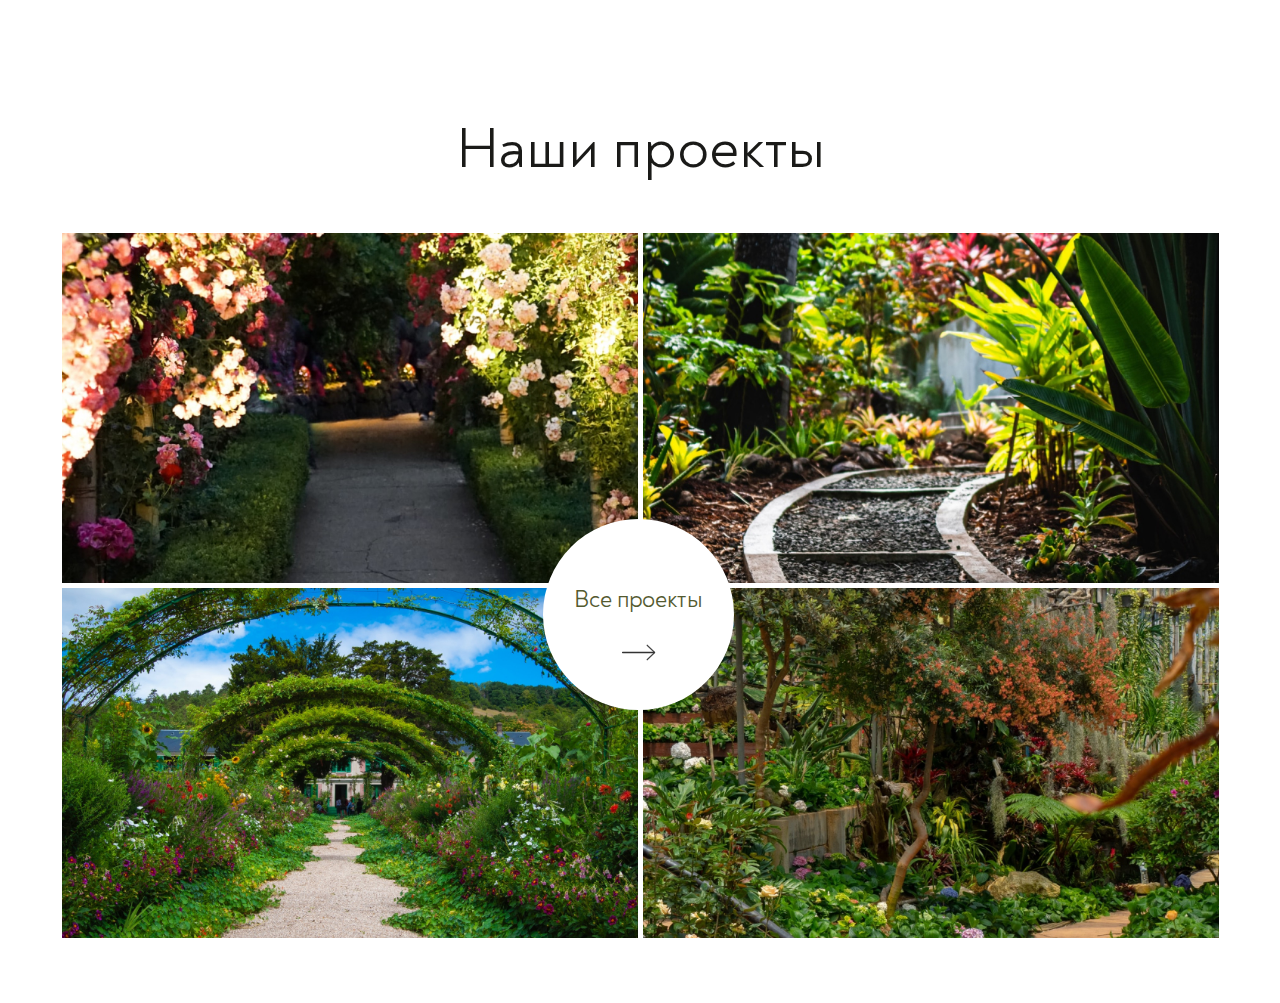
<file: tmp.html>
<!DOCTYPE html>
<html lang="ru">

<head>
    <meta charset="UTF-8" />
    <meta http-equiv="X-UA-Compatible" content="IE=edge" />
    <meta name="viewport" content="width=device-width, initial-scale=1.0" />
    <title>VESNA TEST</title>
    <link rel="stylesheet" href="assets/styles/css/normalize.css" />
    <link rel="stylesheet" href="assets/styles/css/styles.css" />
    <link rel="preload" href="/assets/fonts/Noah-Bold.woff" as="font" type="font/woff" crossorigin />
    <link rel="preload" href="/assets/fonts/Geometria-Regular.woff" as="font" type="font/woff" crossorigin />
    <link rel="preload" href="/assets/fonts/Geometria-Medium.woff" as="font" type="font/woff" crossorigin />
    <link rel="preload" href="/assets/fonts/Noah-Regular.woff" as="font" type="font/woff" crossorigin />
    <link rel="preload" href="/assets/fonts/MarckScript-Regular.woff" as="font" type="font/woff" crossorigin />
    <link rel="preload" href="/assets/fonts/Geometria-Light.woff" as="font" type="font/woff" crossorigin />
    <link rel="preload" href="/assets/fonts/Noah-RegularItalic.woff" as="font" type="font/woff" crossorigin />
</head>
<!--СДЕЛАЙ GIT PULL!!!!!!-->

<body class="body">
    <section class="designes screen">
        <div class="designes__container">
            <div class="designes__title-holder">
                <h2 class="title">Наши проекты</h2>
            </div>
            <div class="designes__image">

                <!--<img src="assets/images/designes__img1.jpg" alt="" class="designes__img">-->

                <div class="designes__image-container1">
                    <button class="button button--shape button-mobile">
                        <img class="arrow-light-mobile" src="assets/images/arrow-r-light.svg"
                            alt="arrow-light-mobile"></button>
                </div>

                <!--<img src="assets/images/designes__img2.jpg" alt="" class="designes__img">-->

                <div class="designes__image-container2">
                    <button class=" button button--shape button-mobile">
                        <img class="arrow-light-mobile" src="assets/images/arrow-r-light.svg"
                            alt="arrow-light-mobile"></button>
                </div>

                <!--<img src="assets/images/designes__img3.jpg" alt="" class="designes__img">-->

                <div class="designes__image-container3">
                    <button class="button button--shape button-mobile"><img class="arrow-light-mobile"
                            src="assets/images/arrow-r-light.svg" alt="arrow-light-mobile"></button>
                </div>

                <!--<img src="assets/images/designes__img4.jpg" alt="" class="designes__img">-->

                <div class="designes__image-container4">
                    <button class="button-mobile"><img class="arrow-light-mobile" src="assets/images/arrow-r-light.svg"
                            alt="arrow-light-mobile"></button>
                </div>


                <button class="button button--shape button--light">
                    <div class="designes__button-text">
                        <p class="button__text">Все проекты</p>
                    </div>
                    <img src="assets/images/arrow-r.svg" alt="arrow-r" class="arrow-r">
                </button>
            </div>

        </div>
    </section>
</body>

</html>
</file>
<file: assets/styles/css/styles.css>
@font-face {
  font-family: "Noah";
  src: url("../../fonts/Noah-Bold.woff") format("woff");
  font-weight: bold;
  font-style: normal;
  font-display: swap;
}
@font-face {
  font-family: "Geometria";
  src: url("../../fonts/Geometria-Regular.woff") format("woff");
  font-weight: normal;
  font-style: normal;
  font-display: swap;
}
@font-face {
  font-family: "Geometria";
  src: url("../../fonts/Geometria-Medium.woff") format("woff");
  font-weight: 500;
  font-style: normal;
  font-display: swap;
}
@font-face {
  font-family: "Noah";
  src: url("../../fonts/Noah-Regular.woff") format("woff");
  font-weight: normal;
  font-style: normal;
  font-display: swap;
}
@font-face {
  font-family: "Marck Script";
  src: url("../../fonts/MarckScript-Regular.woff") format("woff");
  font-weight: normal;
  font-style: normal;
  font-display: swap;
}
@font-face {
  font-family: "Geometria";
  src: url("../../fonts/Geometria-Light.woff") format("woff");
  font-weight: 300;
  font-style: normal;
  font-display: swap;
}
@font-face {
  font-family: "Noah";
  src: url("../../fonts/Noah-RegularItalic.woff") format("woff");
  font-weight: normal;
  font-style: italic;
  font-display: swap;
}
*,
* ::before,
* ::after {
  box-sizing: inherit;
}

.screen {
  max-width: 1920px;
}

/*
.screen {
    width: 100%;
    display: flex;
    justify-content: center;
    align-items: center;
}
*/
.button {
  font-family: "Noah";
  font-style: normal;
  font-weight: 400;
  font-size: 24px;
  line-height: 30px;
  color: #fff;
  background-color: #545A2F;
  border: none;
  width: 311px;
  height: 60px;
}

.button--shape {
  border-radius: 50%;
  width: 191px;
  height: 191px;
}

.button--light {
  background-color: #fff;
  color: #545A2F;
}

.button--medium {
  background-color: #545A2F;
  opacity: 50%;
  color: #fff;
}

.title {
  font-family: "Noah";
  font-style: normal;
  font-weight: 400;
  font-size: 58px;
  line-height: 72px;
  text-align: center;
  color: #1A1A18;
}

.header {
  width: 100%;
  display: flex;
  justify-content: center;
  align-items: center;
}
.header__container {
  width: 100%;
  max-width: 1920px;
  background-image: url("../../images/header.jpg");
  background-repeat: no-repeat;
  background-size: cover;
  background-position: center;
}
.header__top {
  width: 100%;
  max-width: 100%;
  padding-top: 5vh;
  display: flex;
  justify-content: space-between;
  align-items: center;
}
.header .vesna-logo {
  width: 11vw;
  padding-left: 6vw;
}
.header .burger {
  display: none;
}
.header__top-right {
  display: flex;
  justify-content: space-between;
  align-items: center;
  padding-right: 6vw;
}
.header__nav {
  display: flex;
  justify-content: center;
  width: 40%;
  min-width: 40%;
}
.header__menu {
  list-style: none;
  display: flex;
}
.header__link {
  text-decoration: none;
  padding-inline: 1rem;
  color: #fff;
  white-space: nowrap;
  font-family: "Geometria";
  font-style: normal;
  font-weight: 500;
  font-size: 24px;
  line-height: 24px;
}
.header__button-text {
  font-family: "Noah";
  font-style: normal;
  font-weight: 700;
  font-size: 20px;
  line-height: 25px;
  text-align: center;
  color: #fff;
}
.header__middle {
  padding-left: 16vw;
  padding-top: 16vh;
  padding-bottom: 23vh;
}
.header__text {
  font-family: "Noah";
  font-style: normal;
  font-weight: 400;
  font-size: 24px;
  line-height: 30px;
  text-align: left;
  color: #fff;
}
.header .main-title {
  font-family: "Noah";
  font-style: normal;
  font-weight: 700;
  font-size: 70px;
  line-height: 87px;
  text-align: left;
  color: #fff;
}
.header .title--header {
  color: #fff;
  text-align: left;
}
.header .branch-r {
  position: absolute;
  right: 0;
  bottom: 0%;
}
.header__bottom {
  display: flex;
  justify-content: space-between;
  align-items: center;
}
.header__project-image {
  width: 22vw;
  padding-left: 16vw;
}
.header__bottom-right {
  display: flex;
  justify-content: space-between;
  align-items: center;
  gap: 13vw;
  padding-right: 13vw;
}
.header__arrows {
  display: flex;
  justify-content: space-between;
  align-items: center;
  gap: 8vw;
}

@media screen and (max-width: 320px) {
  .header__top-right,
  .header__button-holder,
  .header__bottom-right {
    display: none;
  }
  .header .vesna-logo {
    width: 34vw;
  }
  .header .burger {
    display: block;
    padding-right: 6vw;
  }
  .header__middle {
    padding-left: 6vw;
  }
  .header__text {
    font-family: "Noah";
    font-style: normal;
    font-weight: 400;
    font-size: 16px;
    line-height: 20px;
  }
  .header .main-title {
    font-family: "Noah";
    font-style: normal;
    font-weight: 700;
    font-size: 24px;
    line-height: 30px;
  }
  .header .title--header {
    font-family: "Noah";
    font-style: normal;
    font-weight: 400;
    font-size: 18px;
    line-height: 22px;
  }
  .header__project-image {
    width: 58vw;
    height: 13vh;
    padding-left: 0;
  }
}
.place__container {
  padding-top: 211px;
  display: flex;
  justify-content: center;
}
.place__description-holder {
  max-width: 1336px;
  min-width: 1200px;
  height: 417px;
}
.place__text {
  width: 856px;
  height: 240px;
  font-family: "Noah";
  font-style: normal;
  font-weight: 400;
  font-size: 24px;
  line-height: 30px;
  text-align: center;
  margin-left: 259px;
  margin-right: 221px;
  margin-top: 53px;
  margin-bottom: 200px;
}
.place .description {
  margin-bottom: 53px;
  font-family: "Noah";
  font-style: normal;
  font-weight: 400;
  font-size: 48px;
  line-height: 60px;
  text-align: center;
  text-align: center;
}
.place__left {
  position: absolute;
  left: 0px;
  top: 1540px;
}
.place .branch-l,
.place .branch-r {
  height: 384px;
  width: 511px;
  border-radius: 0px;
}
.place__right {
  position: absolute;
  top: 1540px;
  right: 0;
}
.place__garden {
  max-width: 1920px;
  height: 410px;
  margin-top: 200px;
  display: flex;
  justify-content: center;
  gap: 27px;
}
.place__garden__img {
  width: 579px;
  height: 410px;
}

.location {
  padding-top: 200px;
}
.location .description {
  font-family: "Noah";
  font-style: normal;
  font-weight: 400;
  font-size: 48px;
  line-height: 60px;
  text-align: center;
  text-align: center;
  margin-left: 380px;
  margin-right: 380px;
  color: #1A1A18;
}
.location__background {
  display: flex;
  justify-content: center;
}
.location__background-set {
  height: 900px;
}
.location .semicircle {
  width: 862px;
}
.location .branch-up {
  width: 316px;
  margin-left: -220px;
  margin-bottom: 53px;
}
.location__content {
  display: flex;
  justify-content: center;
}
.location__examples {
  width: 776px;
  height: 858px;
  margin-top: -812px;
}
.location__examples-note {
  margin-left: 270px;
  margin-bottom: 14px;
  margin-top: 0px;
  font-family: "Noah";
  font-style: normal;
  font-weight: 400;
  font-size: 24px;
  line-height: 30px;
}
.location__examples-image1 {
  width: 701px;
  height: 526px;
  margin-left: 87px;
}
.location__examples-image2 {
  width: 536px;
  height: 402px;
  margin-left: 327px;
  margin-top: -57px;
}
.location__block {
  margin-top: -712px;
}
.location__block-1 {
  display: flex;
  margin-left: 115px;
  margin-right: 86px;
}
.location__block-2 {
  display: flex;
  margin-left: 165px;
  margin-top: 156px;
  margin-bottom: 161px;
  margin-right: 36px;
}
.location__block-3 {
  display: flex;
  margin-left: 201px;
}
.location .tick-circle {
  width: 50px;
  height: 50px;
}
.location__block-note {
  margin-left: 37px;
  margin-top: 0px;
  font-family: "Noah";
  font-style: normal;
  font-weight: 400;
  font-size: 24px;
  line-height: 30px;
  text-align: start;
  color: #1A1A18;
}

.services {
  margin-top: 250px;
}
.services__container {
  display: flex;
  flex-wrap: wrap;
  justify-content: center;
  gap: 70px;
}
.services__content {
  width: 399px;
  height: 678px;
  position: relative;
  margin-right: 70px;
}
.services__subtitle {
  margin-top: 80px;
  font-family: "Noah";
  font-style: normal;
  font-weight: 400;
  font-size: 38px;
  line-height: 47px;
  text-align: center;
  color: #1A1A18;
}
.services .pencil-logo,
.services .tree-logo,
.services .fence-logo {
  position: absolute;
  top: 0px;
  width: 81px;
  height: 81px;
}
.services__list {
  font-family: "Noah";
  font-style: normal;
  font-weight: 400;
  font-size: 24px;
  line-height: 30px;
}
.services__text {
  font-family: "Noah";
  font-style: normal;
  font-weight: 400;
  font-size: 24px;
  line-height: 30px;
  color: #1A1A18;
  margin-bottom: 20px;
}

.instruction {
  margin-top: 200px;
  display: flex;
  justify-content: space-around;
  align-items: center;
}
.instruction__background {
  height: 333px;
  width: 100%;
  max-width: 100vw;
  position: absolute;
  z-index: -1;
  background-color: #DDE3E1;
}
.instruction__imageholder {
  width: 50vw;
  display: flex;
  justify-content: center;
  align-items: center;
}
.instruction__image {
  width: 1309px;
}
.instruction .get-instruction-mobile {
  display: none;
}

.get-instruction {
  width: 50vw;
  display: flex;
  flex-direction: column;
  align-items: flex-start;
  padding-bottom: 200px;
}
.get-instruction__interactions {
  display: flex;
  flex-direction: column;
  gap: 20px;
  height: 333px;
}
.get-instruction__text {
  font-family: "Noah";
  font-style: normal;
  font-weight: 400;
  font-size: 24px;
  line-height: 30px;
  color: #1A1A18;
}
.get-instruction__label {
  font-family: "Noah";
  font-style: normal;
  font-weight: 400;
  font-size: 16px;
  line-height: 20px;
  color: #1A1A18;
}
.get-instruction__input {
  width: 638px;
  height: 50px;
  border: none;
  font-family: "Noah";
  font-style: normal;
  font-weight: 400;
  font-size: 24px;
  line-height: 30px;
  color: #545A2F;
}

@media screen and (max-width: 320px) {
  .instruction .get-instruction, .instruction__background, .instruction__imageholder {
    display: none;
  }
  .instruction .get-instruction-mobile {
    display: block;
    width: 100vw;
    padding-bottom: 33px;
    padding-top: 40px;
    display: flex;
    flex-direction: column;
    align-items: center;
    justify-content: flex-start;
  }
  .instruction .get-instruction-mobile .get-instruction__backgroundholder {
    background-color: #DDE3E1;
    display: flex;
    flex-direction: column;
    align-items: center;
    justify-content: flex-start;
    width: 100vw;
    padding-bottom: 33px;
    padding-top: 40px;
  }
  .instruction .get-instruction-mobile .title {
    font-family: "Noah";
    font-style: normal;
    font-weight: 400;
    font-size: 24px;
    line-height: 30px;
    margin-bottom: 30px;
    margin-top: 0;
  }
  .instruction .get-instruction-mobile .get-instruction__text {
    margin-bottom: 0;
    margin-top: 33px;
  }
  .instruction .get-instruction-mobile .get-instruction__imageholder {
    width: 90vw;
  }
  .instruction .get-instruction-mobile .get-instruction__image {
    width: 100%;
  }
  .instruction .get-instruction-mobile .get-instruction__interactions {
    height: fit-content;
    display: flex;
    flex-direction: column;
    align-items: center;
    justify-content: flex-start;
  }
  .instruction .get-instruction-mobile .get-instruction__input {
    width: 90vw;
  }
  .instruction .get-instruction-mobile .get-instruction__checkboxholder {
    width: 90vw;
  }
  .instruction .get-instruction-mobile .button {
    width: 94vw;
  }
}
.designes {
  /*&__designes__img {
      width: 45%;
      height: 45%;
  }*/
}
.designes__container {
  position: relative;
  /*height: 1070px;*/
  margin: 65px auto;
  display: flex;
  flex-wrap: wrap;
  max-width: 100%;
  justify-content: center;
  align-items: center;
}
.designes__title-holder {
  display: flex;
  justify-content: center;
  align-items: center;
}
.designes__image {
  display: flex;
  justify-content: center;
  /*flex-direction: column;*/
  flex-wrap: wrap;
  /*flex-flow: row wrap;*/
  align-content: center;
  gap: 5px;
  width: 100%;
}
.designes__image-container1, .designes__image-container2, .designes__image-container3, .designes__image-container4 {
  background-position: center;
  background-repeat: no-repeat;
  background-size: cover;
  display: flex;
  width: 45%;
  height: 350px;
  justify-content: center;
  align-items: center;
}
.designes__image-container1 {
  background-image: url("../../images/designes__img1.jpg");
}
.designes__image-container2 {
  background-image: url("../../images/designes__img2.jpg");
}
.designes__image-container3 {
  background-image: url("../../images/designes__img3.jpg");
}
.designes__image-container4 {
  background-image: url("../../images/designes__img4.jpg");
}
.designes .button {
  position: absolute;
  left: calc(50% - 97.5px);
  padding: 0;
  top: 52%;
}
.designes .button .button__text {
  font-family: "Noah";
  font-style: normal;
  font-weight: 400;
  font-size: 24px;
  line-height: 30px;
  text-align: center;
}
.designes .button-mobile {
  display: none;
}

@media screen and (max-width: 320px) {
  .designes__container {
    margin: 0 auto;
    max-width: 100%;
  }
  .designes__image {
    max-width: 100%;
  }
  .designes__title-holder {
    font-family: "Noah";
    font-style: normal;
    font-weight: 400;
    font-size: 24px;
    line-height: 30px;
  }
  .designes__image-container1, .designes__image-container2, .designes__image-container3, .designes__image-container4 {
    width: 100%;
    height: 180px;
    justify-content: end;
    align-items: end;
    margin: 5px;
  }
  .button {
    position: relative;
    top: 0;
    left: 0;
    background-color: #545A2F;
  }
  .button .designes__button-text {
    display: flex;
    align-items: center;
    justify-content: center;
  }
  .button .button__text {
    color: #fff;
  }
  .arrow-r {
    display: none;
  }
  .button--shape {
    width: 311px;
    height: 60px;
    border-radius: 0;
  }
  .button-mobile {
    display: flex;
    border-radius: 50%;
    width: 75px;
    height: 75px;
    background-color: rgba(255, 255, 255, 0.5);
    align-items: center;
    justify-content: center;
  }
  .button-mobile .arrow-light-mobile {
    display: flex;
  }
}
.dream {
  margin-top: 200px;
  padding-bottom: 170px;
  display: flex;
  flex-direction: column;
  align-items: center;
  justify-content: center;
}
.dream__container {
  display: flex;
  flex-flow: row wrap;
  max-width: 100%;
  justify-content: space-around;
  align-items: center;
}
.dream__title-holder {
  display: flex;
  justify-content: center;
  align-items: center;
}
.dream__item {
  display: flex;
  align-items: center;
  justify-content: space-between;
  gap: 20px;
  width: 600px;
}
.dream__number {
  padding-right: 35px;
  font-family: "Marck Script";
  font-style: normal;
  font-weight: 400;
  font-size: 96px;
  line-height: 120px;
  color: #545A2F;
}
.dream__text {
  /*width: 530px;*/
  font-family: "Noah";
  font-style: normal;
  font-weight: 400;
  font-size: 28px;
  line-height: 35px;
  color: #1A1A18;
}
.dream__image {
  position: absolute;
  z-index: -1;
}
@media screen and (max-width: 320px) {
  .dream__title-holder {
    font-family: "Noah";
    font-style: normal;
    font-weight: 400;
    font-size: 24px;
    line-height: 30px;
  }
  .dream__item {
    flex-direction: column;
    gap: 0px;
    width: 320px;
  }
  .dream__image {
    display: none;
  }
  .dream__text {
    font-family: "Noah";
    font-style: normal;
    font-weight: 400;
    font-size: 16px;
    line-height: 20px;
  }
  .dream__number {
    font-family: "Marck Script";
    font-style: normal;
    font-weight: 400;
    font-size: 64px;
    line-height: 80px;
  }
}

.privilege__container {
  padding-top: 75px;
  display: flex;
  flex-direction: column;
  justify-content: center;
  align-items: center;
  background-color: #DDE3E1;
}
.privilege__titleholder {
  display: flex;
  align-items: center;
  justify-content: center;
}
.privilege__up {
  margin-top: 110px;
  display: flex;
  justify-content: space-between;
  flex-wrap: wrap;
  align-items: center;
  gap: 250px;
}
.privilege__down {
  margin-top: 130px;
  margin-bottom: 110px;
  display: flex;
  flex-wrap: wrap;
  justify-content: space-between;
  align-items: center;
  gap: 500px;
}
.privilege__part {
  display: flex;
  flex-direction: column;
  align-items: center;
  gap: 10px;
}
.privilege__image {
  width: 74px;
}
.privilege__text {
  font-family: "Noah";
  font-style: normal;
  font-weight: 400;
  font-size: 24px;
  line-height: 30px;
  color: #1A1A18;
}
@media screen and (max-width: 320px) {
  .privilege__container {
    padding-top: 0px;
    align-items: stretch;
  }
  .privilege__titleholder {
    font-family: "Noah";
    font-style: normal;
    font-weight: 400;
    font-size: 24px;
    line-height: 30px;
    width: 235px;
  }
  .privilege__up {
    margin-bottom: 50px;
  }
  .privilege__up, .privilege__down {
    flex-direction: column;
    gap: 100px;
    align-items: stretch;
    justify-content: flex-start;
    margin-top: 50px;
  }
  .privilege__part {
    flex-direction: row;
    align-items: stretch;
  }
  .privilege__image {
    width: 34px;
  }
  .privilege__text {
    font-family: "Noah";
    font-style: normal;
    font-weight: 400;
    font-size: 16px;
    line-height: 20px;
  }
}

.feedback {
  margin-top: 168px;
}
.feedback__container {
  display: flex;
  justify-content: center;
  flex-direction: column;
}
.feedback__container-title {
  text-align: center;
}
.feedback__content {
  margin-top: 50px;
  display: flex;
  justify-content: center;
  justify-self: center;
}
.feedback__content-review {
  width: 573px;
}
.feedback__content-image {
  margin-right: 109px;
  width: 546px;
  height: 478px;
}
.feedback .tree-logo {
  width: 90px;
  margin: 0px;
}
.feedback__content-text-name {
  font-family: "Noah";
  font-style: normal;
  font-weight: 400;
  font-size: 38px;
  line-height: 47px;
  color: #545A2F;
  margin-top: 28px;
  margin-bottom: 7px;
}
.feedback__content-text-1 {
  font-family: "Noah";
  font-style: normal;
  font-weight: 400;
  font-size: 24px;
  line-height: 30px;
  margin: 0px;
  color: #545A2F;
}
.feedback__content-text {
  font-family: "Noah";
  font-style: normal;
  font-weight: 400;
  font-size: 24px;
  line-height: 30px;
  margin-top: 34px;
}
.feedback__content-review-arrows {
  display: flex;
  justify-content: end;
}
.feedback .arrow-l {
  margin-right: 47px;
}
.feedback__container-scroll {
  margin-top: 80px;
  text-align: center;
}
.feedback .scroll {
  height: 19px;
  width: 139px;
}

.questions {
  display: flex;
  justify-content: center;
  align-items: center;
  margin-top: 200px;
  margin-bottom: 200px;
}
.questions__container {
  display: flex;
  justify-content: center;
  align-items: flex-start;
  gap: 50px;
}
.questions__content-holder {
  margin-right: 75px;
  display: flex;
  flex-direction: column;
  justify-content: flex-start;
}
.questions .title {
  margin-top: 0;
}
.questions__list {
  width: 45vw;
  list-style-type: none;
}
.questions__question {
  width: 100%;
  height: 80px;
  border-bottom: 1px solid #979797;
  padding-top: 30px;
}
.questions__label {
  display: flex;
  justify-content: space-between;
  align-items: center;
  font-family: "Noah";
  font-style: normal;
  font-weight: 700;
  font-size: 28px;
  line-height: 35px;
  border: 10px;
  border-color: #1A1A18;
}
.questions__input {
  display: none;
}
.questions__text-holder {
  max-height: 0;
  overflow: hidden;
  transition: max-height 0.5s;
}
.questions__input:checked + .questions__text-holder {
  max-height: 120px;
  min-height: 120px;
  width: 37vw;
}
.questions__text {
  font-family: "Noah";
  font-style: normal;
  font-weight: 400;
  font-size: 24px;
  line-height: 30px;
  color: #1A1A18;
}
.questions .nc-int-icon-rotate {
  --animation-duration: 0.4s;
}
.questions .nc-int-icon {
  position: relative;
}
.questions .nc-int-icon-b {
  position: absolute;
  top: calc(50% - 0.5em);
  left: calc(50% - 0.5em);
  opacity: 0;
}
.questions .nc-int-icon-rotate .nc-int-icon-a,
.questions .nc-int-icon-rotate .nc-int-icon-b {
  transition: opacity 0s calc(var(--animation-duration) / 2), transform var(--animation-duration);
  transform-origin: center center;
}
.questions .nc-int-icon-rotate .nc-int-icon-b {
  transform: rotate(90deg) scale(0.6);
}
.questions .nc-int-icon-state-b .nc-int-icon-a {
  opacity: 0;
}
.questions .nc-int-icon-state-b .nc-int-icon-b {
  opacity: 1;
}
.questions .nc-int-icon-rotate.nc-int-icon-state-b .nc-int-icon-a {
  transform: rotate(-90deg) scale(0.6);
}
.questions .nc-int-icon-rotate.nc-int-icon-state-b .nc-int-icon-b {
  transform: rotate(0);
}

@media screen and (max-width: 320px) {
  .questions .get-instruction {
    display: none;
  }
  .questions__content-holder {
    margin-right: 0;
  }
  .questions__list {
    width: 80vw;
  }
  .questions .title {
    font-family: "Noah";
    font-style: normal;
    font-weight: 400;
    font-size: 24px;
    line-height: 30px;
  }
  .questions__label {
    font-family: "Noah";
    font-style: normal;
    font-weight: 700;
    font-size: 18px;
    line-height: 22px;
  }
  .questions__text {
    font-family: "Noah";
    font-style: normal;
    font-weight: 400;
    font-size: 16px;
    line-height: 20px;
    width: 70vw;
  }
  .questions__input:checked + .questions__text-holder {
    max-height: 120px;
    min-height: 120px;
    width: 70vw;
  }
}
.get-instruction--small {
  width: 473px;
  padding-bottom: 33px;
  padding-top: 40px;
  display: flex;
  flex-direction: column;
  align-items: center;
  justify-content: flex-start;
  background-color: #DDE3E1;
}
.get-instruction--small .title {
  font-size: 38px;
  line-height: 47px;
  margin-bottom: 0;
  margin-top: 0;
}
.get-instruction--small .get-instruction__text {
  margin-bottom: 0;
  margin-top: 33px;
}
.get-instruction--small .get-instruction__imageholder {
  width: 474px;
}
.get-instruction--small .get-instruction__image {
  width: 100%;
}
.get-instruction--small .get-instruction__interactions {
  height: fit-content;
  display: flex;
  flex-direction: column;
  align-items: center;
  justify-content: flex-start;
}
.get-instruction--small .get-instruction__input {
  width: 392px;
}

.details {
  display: flex;
  justify-content: space-evenly;
  align-items: center;
}
.details__title {
  margin-bottom: 50px;
  margin-left: 50px;
}
.details .title {
  font-family: "Noah";
  font-style: normal;
  font-weight: 700;
  font-size: 70px;
  line-height: 87px;
  text-align: left;
  width: 675.31px;
}
.details__text {
  font-family: "Noah";
  font-style: normal;
  font-weight: 400;
  font-size: 38px;
  line-height: 47px;
  text-align: left;
  width: 542px;
}
.details .arrow-vector {
  width: 236px;
  height: 27px;
  margin-left: -80px;
}

.footer {
  max-height: 230px;
  display: flex;
  justify-content: space-between;
  align-items: center;
  padding-right: 100px;
  padding-left: 100px;
  padding-bottom: 20px;
  background-color: #545A2F;
  color: #fff;
}
.footer__number {
  padding-top: 60px;
  font-family: "Geometria";
  font-weight: 400;
  font-size: 20px;
  line-height: 25px;
  text-transform: uppercase;
}
.footer__email {
  font-family: "Geometria";
  font-weight: 400;
  font-size: 20px;
  line-height: 25px;
}
.footer__copyright {
  margin-top: 65px;
  font-family: "Noah";
  font-style: normal;
  font-weight: 400;
  font-size: 16px;
  line-height: 20px;
  text-transform: uppercase;
  opacity: 70%;
}
.footer .vesna-logo--round {
  height: 181.27px;
}
.footer__right {
  gap: 120px;
  display: flex;
  flex-direction: column;
  align-items: flex-end;
}
.footer__privacy {
  font-family: "Noah";
  font-style: normal;
  font-weight: 400;
  font-size: 16px;
  line-height: 20px;
}
.footer .insta-logo {
  padding-top: 40px;
}
</file>
